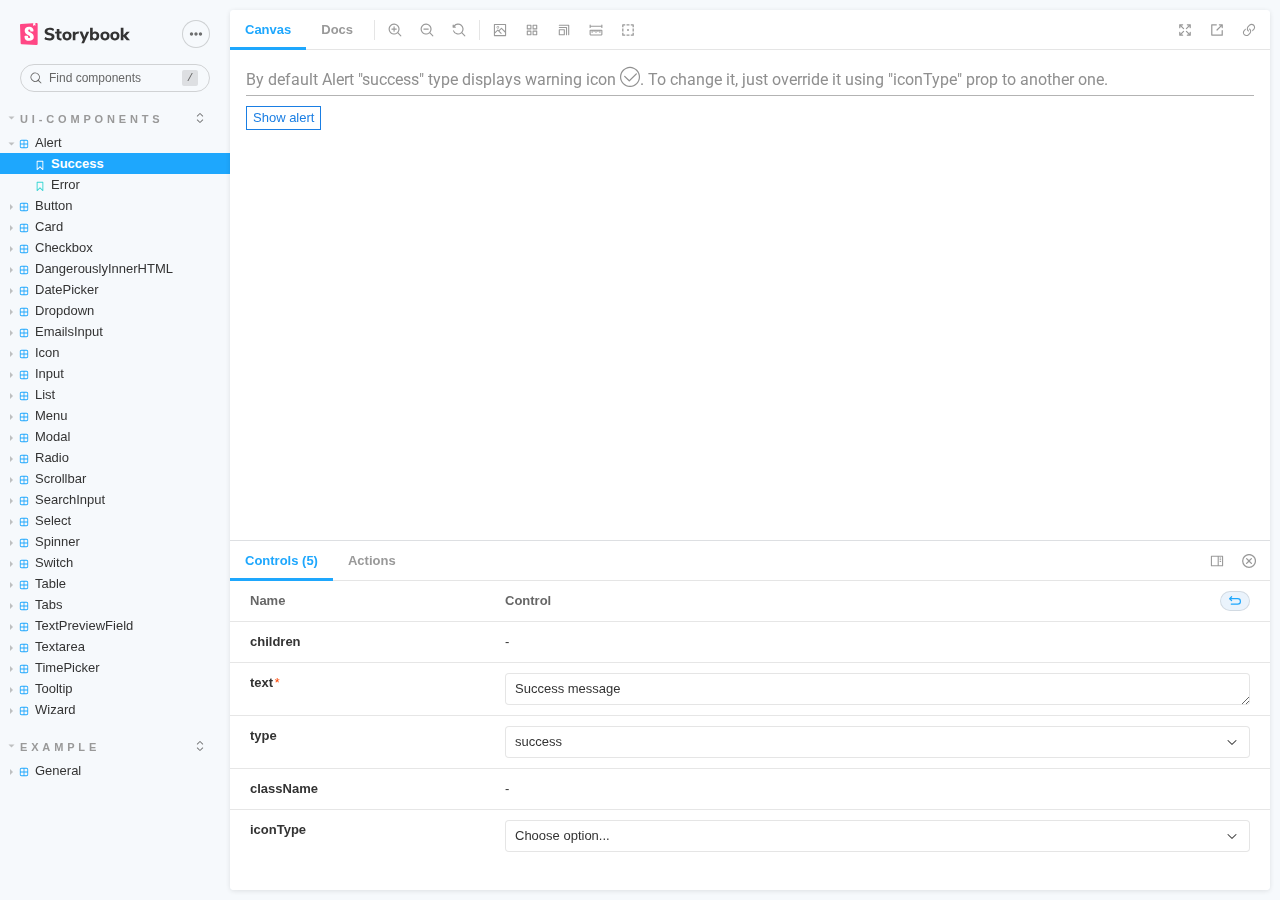
<file: root/index.html>
<!doctype html><html lang="en"><head><meta charset="utf-8"/><title>Webpack App</title><meta name="viewport" content="width=device-width,initial-scale=1"/><style>html, body {
    overflow: hidden;
    height: 100%;
    width: 100%;
    margin: 0;
    padding: 0;
  }

  * {
    box-sizing: border-box;
  }</style><script>/* globals window */
  /* eslint-disable no-underscore-dangle */
  try {
    if (window.top !== window) {
      window.__REACT_DEVTOOLS_GLOBAL_HOOK__ = window.top.__REACT_DEVTOOLS_GLOBAL_HOOK__;
    }
  } catch (e) {
    // eslint-disable-next-line no-console
    console.warn('unable to connect to top frame for connecting dev tools');
  }

  window.onerror = function onerror(message, source, line, column, err) {
    if (window.CONFIG_TYPE !== 'DEVELOPMENT') return;
    // eslint-disable-next-line no-var, vars-on-top
    var xhr = new window.XMLHttpRequest();
    xhr.open('POST', '/runtime-error');
    xhr.setRequestHeader('Content-Type', 'application/json;charset=UTF-8');
    xhr.send(
      JSON.stringify({
        /* eslint-disable object-shorthand */
        message: message,
        source: source,
        line: line,
        column: column,
        error: err && { message: err.message, name: err.name, stack: err.stack },
        origin: 'manager',
        /* eslint-enable object-shorthand */
      })
    );
  };</script><style>#root[hidden],
      #docs-root[hidden] {
        display: none !important;
      }</style></head><body><div id="root"></div><div id="docs-root"></div><script>window['CONFIG_TYPE'] = "PRODUCTION";
          
      
          
            window['LOGLEVEL'] = "info";
          
      
          
            window['FEATURES'] = {"postcss":true,"emotionAlias":true,"warnOnLegacyHierarchySeparator":true};</script><script src="runtime~main.91a0c7330ab317d35c4a.manager.bundle.js"></script><script src="vendors~main.f7f16cebbf3aa96a4f89.manager.bundle.js"></script><script src="main.9293b4481147b8416bf5.manager.bundle.js"></script></body></html>
</file>
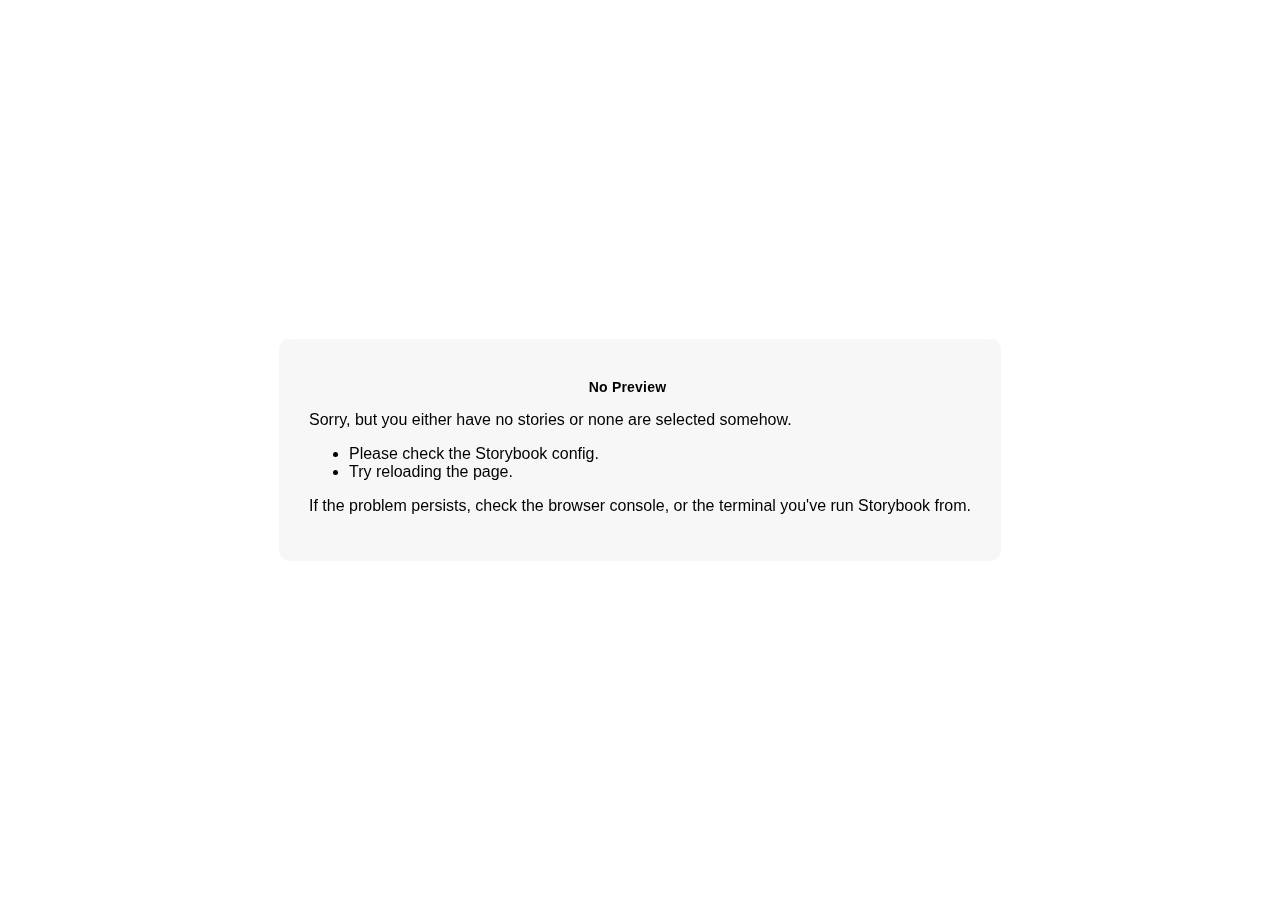
<file: root/iframe.html>
<!doctype html><html lang="en"><head><meta charset="utf-8"><title>Webpack App</title><meta name="viewport" content="width=device-width,initial-scale=1"><base target="_parent"><style>:not(.sb-show-preparing-story) > .sb-preparing-story,
  :not(.sb-show-preparing-docs) > .sb-preparing-docs,
  :not(.sb-show-nopreview) > .sb-nopreview,
  :not(.sb-show-errordisplay) > .sb-errordisplay {
    display: none;
  }

  .sb-show-main.sb-main-centered {
    margin: 0;
    display: flex;
    align-items: center;
    min-height: 100vh;
  }

  .sb-show-main.sb-main-centered #root {
    box-sizing: border-box;
    margin: auto;
    padding: 1rem;
    max-height: 100%; /* Hack for centering correctly in IE11 */
  }

  /* Vertical centering fix for IE11 */
  @media screen and (-ms-high-contrast: none), (-ms-high-contrast: active) {
    .sb-show-main.sb-main-centered:after {
      content: '';
      min-height: inherit;
      font-size: 0;
    }
  }

  .sb-show-main.sb-main-fullscreen {
    margin: 0;
    padding: 0;
    display: block;
  }

  .sb-show-main.sb-main-padded {
    margin: 0;
    padding: 1rem;
    display: block;
    box-sizing: border-box;
  }

  .sb-wrapper {
    position: fixed;
    top: 0;
    bottom: 0;
    left: 0;
    right: 0;
    padding: 20px;
    font-family: 'Nunito Sans', -apple-system, '.SFNSText-Regular', 'San Francisco',
      BlinkMacSystemFont, 'Segoe UI', 'Helvetica Neue', Helvetica, Arial, sans-serif;
    -webkit-font-smoothing: antialiased;
    overflow: auto;
  }

  .sb-heading {
    font-size: 14px;
    font-weight: 600;
    letter-spacing: 0.2px;
    margin: 10px 0;
    padding-right: 25px;
  }

  .sb-nopreview {
    display: flex;
    align-content: center;
    justify-content: center;
  }

  .sb-nopreview_main {
    margin: auto;
    padding: 30px;
    border-radius: 10px;
    background: rgba(0, 0, 0, 0.03);
  }

  .sb-nopreview_heading {
    text-align: center;
  }

  .sb-errordisplay {
    border: 20px solid rgb(187, 49, 49);
    background: #222;
    color: #fff;
    z-index: 999999;
  }

  .sb-errordisplay_code {
    padding: 10px;
    background: #000;
    color: #eee;
    font-family: 'Operator Mono', 'Fira Code Retina', 'Fira Code', 'FiraCode-Retina', 'Andale Mono',
      'Lucida Console', Consolas, Monaco, monospace;
  }

  .sb-errordisplay pre {
    white-space: pre-wrap;
  }

  @-webkit-keyframes sb-rotate360 {
    from {
      transform: rotate(0deg);
    }
    to {
      transform: rotate(360deg);
    }
  }
  @keyframes sb-rotate360 {
    from {
      transform: rotate(0deg);
    }
    to {
      transform: rotate(360deg);
    }
  }
  @-webkit-keyframes sb-glow {
    0%,
    100% {
      opacity: 1;
    }
    50% {
      opacity: 0.4;
    }
  }
  @keyframes sb-glow {
    0%,
    100% {
      opacity: 1;
    }
    50% {
      opacity: 0.4;
    }
  }

  /* We display the preparing loaders *over* the rendering story */
  .sb-preparing-story,
  .sb-preparing-docs {
    background-color: white;
  }

  .sb-loader {
    -webkit-animation: sb-rotate360 0.7s linear infinite;
    animation: sb-rotate360 0.7s linear infinite;
    border-color: rgba(97, 97, 97, 0.29);
    border-radius: 50%;
    border-style: solid;
    border-top-color: #646464;
    border-width: 2px;
    display: inline-block;
    height: 32px;
    left: 50%;
    margin-left: -16px;
    margin-top: -16px;
    mix-blend-mode: difference;
    overflow: hidden;
    position: absolute;
    top: 50%;
    transition: all 200ms ease-out;
    vertical-align: top;
    width: 32px;
    z-index: 4;
  }

  .sb-previewBlock {
    background: #fff;
    border: 1px solid rgba(0, 0, 0, 0.1);
    border-radius: 4px;
    box-shadow: rgba(0, 0, 0, 0.1) 0 1px 3px 0;
    margin: 25px auto 40px;
    max-width: 600px;
  }

  .sb-previewBlock_header {
    align-items: center;
    box-shadow: rgba(0, 0, 0, 0.1) 0 -1px 0 0 inset;
    display: flex;
    gap: 14px;
    height: 40px;
    padding: 0 12px;
  }

  .sb-previewBlock_icon {
    -webkit-animation: sb-glow 1.5s ease-in-out infinite;
    animation: sb-glow 1.5s ease-in-out infinite;
    background: #e6e6e6;
    height: 14px;
    width: 14px;
  }
  .sb-previewBlock_icon:last-child {
    margin-left: auto;
  }

  .sb-previewBlock_body {
    -webkit-animation: sb-glow 1.5s ease-in-out infinite;
    animation: sb-glow 1.5s ease-in-out infinite;
    height: 182px;
    position: relative;
  }

  .sb-argstableBlock {
    border-collapse: collapse;
    border-spacing: 0;
    font-size: 13px;
    line-height: 20px;
    margin: 25px auto 40px;
    max-width: 600px;
    text-align: left;
    width: 100%;
  }
  .sb-argstableBlock th:first-of-type,
  .sb-argstableBlock td:first-of-type {
    padding-left: 20px;
  }
  .sb-argstableBlock th:nth-of-type(2),
  .sb-argstableBlock td:nth-of-type(2) {
    width: 35%;
  }
  .sb-argstableBlock th:nth-of-type(3),
  .sb-argstableBlock td:nth-of-type(3) {
    width: 15%;
  }
  .sb-argstableBlock th:laste-of-type,
  .sb-argstableBlock td:laste-of-type {
    width: 25%;
    padding-right: 20px;
  }
  .sb-argstableBlock th span,
  .sb-argstableBlock td span {
    -webkit-animation: sb-glow 1.5s ease-in-out infinite;
    animation: sb-glow 1.5s ease-in-out infinite;
    background-color: rgba(0, 0, 0, 0.1);
    border-radius: 0;
    box-shadow: none;
    color: transparent;
  }
  .sb-argstableBlock th {
    padding: 10px 15px;
  }

  .sb-argstableBlock-body {
    border-radius: 4px;
    box-shadow: rgba(0, 0, 0, 0.1) 0 1px 3px 1px, rgba(0, 0, 0, 0.065) 0 0 0 1px;
  }
  .sb-argstableBlock-body tr {
    background: transparent;
    overflow: hidden;
  }
  .sb-argstableBlock-body tr:not(:first-child) {
    border-top: 1px solid #e6e6e6;
  }
  .sb-argstableBlock-body tr:first-child td:first-child {
    border-top-left-radius: 4px;
  }
  .sb-argstableBlock-body tr:first-child td:last-child {
    border-top-right-radius: 4px;
  }
  .sb-argstableBlock-body tr:last-child td:first-child {
    border-bottom-left-radius: 4px;
  }
  .sb-argstableBlock-body tr:last-child td:last-child {
    border-bottom-right-radius: 4px;
  }
  .sb-argstableBlock-body td {
    background: #fff;
    padding-bottom: 10px;
    padding-top: 10px;
    vertical-align: top;
  }
  .sb-argstableBlock-body td:not(:first-of-type) {
    padding-left: 15px;
    padding-right: 15px;
  }
  .sb-argstableBlock-body button {
    -webkit-animation: sb-glow 1.5s ease-in-out infinite;
    animation: sb-glow 1.5s ease-in-out infinite;
    background-color: rgba(0, 0, 0, 0.1);
    border: 0;
    border-radius: 0;
    box-shadow: none;
    color: transparent;
    display: inline;
    font-size: 12px;
    line-height: 1;
    padding: 10px 16px;
  }

  .sb-argstableBlock-summary {
    margin-top: 4px;
  }

  .sb-argstableBlock-code {
    margin-right: 4px;
    margin-bottom: 4px;
    padding: 2px 5px;
  }</style><script>/* globals window */
  /* eslint-disable no-underscore-dangle */
  try {
    if (window.top !== window) {
      window.__REACT_DEVTOOLS_GLOBAL_HOOK__ = window.top.__REACT_DEVTOOLS_GLOBAL_HOOK__;
      window.__VUE_DEVTOOLS_GLOBAL_HOOK__ = window.top.__VUE_DEVTOOLS_GLOBAL_HOOK__;
      window.top.__VUE_DEVTOOLS_CONTEXT__ = window.document;
    }
  } catch (e) {
    // eslint-disable-next-line no-console
    console.warn('unable to connect to top frame for connecting dev tools');
  }

  window.onerror = function onerror(message, source, line, column, err) {
    if (window.CONFIG_TYPE !== 'DEVELOPMENT') return;
    // eslint-disable-next-line no-var, vars-on-top
    var xhr = new window.XMLHttpRequest();
    xhr.open('POST', '/runtime-error');
    xhr.setRequestHeader('Content-Type', 'application/json;charset=UTF-8');
    xhr.send(
      JSON.stringify({
        /* eslint-disable object-shorthand */
        message: message,
        source: source,
        line: line,
        column: column,
        error: err && { message: err.message, name: err.name, stack: err.stack },
        origin: 'preview',
        /* eslint-enable object-shorthand */
      })
    );
  };</script><link href="static/css/vendors~main.45ce94e3.chunk.css" rel="stylesheet"><link href="static/css/main.b84fe9ba.chunk.css" rel="stylesheet"><style>#root[hidden],
      #docs-root[hidden] {
        display: none !important;
      }</style></head><body><div class="sb-preparing-story sb-wrapper"><div class="sb-loader"></div></div><div class="sb-preparing-docs sb-wrapper"><div class="sb-previewBlock"><div class="sb-previewBlock_header"><div class="sb-previewBlock_icon"></div><div class="sb-previewBlock_icon"></div><div class="sb-previewBlock_icon"></div><div class="sb-previewBlock_icon"></div></div><div class="sb-previewBlock_body"><div class="sb-loader"></div></div></div><table aria-hidden="true" class="sb-argstableBlock"><thead class="sb-argstableBlock-head"><tr><th><span>Name</span></th><th><span>Description</span></th><th><span>Default</span></th><th><span>Control</span></th></tr></thead><tbody class="sb-argstableBlock-body"><tr><td><span>propertyName</span><span title="Required">*</span></td><td><div><span>This is a short description</span></div><div class="sb-argstableBlock-summary"><div><span class="sb-argstableBlock-code">summary</span></div></div></td><td><div><span class="sb-argstableBlock-code">defaultValue</span></div></td><td><button>Set string</button></td></tr><tr><td><span>propertyName</span><span>*</span></td><td><div><span>This is a short description</span></div><div class="sb-argstableBlock-summary"><div><span class="sb-argstableBlock-code">summary</span></div></div></td><td><div><span class="sb-argstableBlock-code">defaultValue</span></div></td><td><button>Set string</button></td></tr><tr><td><span>propertyName</span><span>*</span></td><td><div><span>This is a short description</span></div><div class="sb-argstableBlock-summary"><div><span class="sb-argstableBlock-code">summary</span></div></div></td><td><div><span class="sb-argstableBlock-code">defaultValue</span></div></td><td><button>Set string</button></td></tr></tbody></table></div><div class="sb-nopreview sb-wrapper"><div class="sb-nopreview_main"><h1 class="sb-nopreview_heading sb-heading">No Preview</h1><p>Sorry, but you either have no stories or none are selected somehow.</p><ul><li>Please check the Storybook config.</li><li>Try reloading the page.</li></ul><p>If the problem persists, check the browser console, or the terminal you've run Storybook from.</p></div></div><div class="sb-errordisplay sb-wrapper"><pre id="error-message" class="sb-heading"></pre><pre class="sb-errordisplay_code"><code id="error-stack"></code></pre></div><div id="root"></div><div id="docs-root"></div><script>window['CONFIG_TYPE'] = "PRODUCTION";
          
      
          
            window['LOGLEVEL'] = "info";
          
      
          
            window['FRAMEWORK_OPTIONS'] = {};
          
      
          
      
          
            window['FEATURES'] = {"postcss":true,"emotionAlias":true,"warnOnLegacyHierarchySeparator":true};
          
      
          
            window['STORIES'] = [{"titlePrefix":"","directory":"./src","files":"**/*.stories.mdx","importPathMatcher":"^\\.[\\\\/](?:src(?:[\\\\/](?!\\.)(?:(?:(?!(?:^|[\\\\/])\\.).)*?)[\\\\/]|[\\\\/]|$)(?!\\.)(?=.)[^\\\\/]*?\\.stories\\.mdx)$"},{"titlePrefix":"","directory":"./src","files":"**/*.stories.@(js|jsx|ts|tsx)","importPathMatcher":"^\\.[\\\\/](?:src(?:[\\\\/](?!\\.)(?:(?:(?!(?:^|[\\\\/])\\.).)*?)[\\\\/]|[\\\\/]|$)(?!\\.)(?=.)[^\\\\/]*?\\.stories\\.(js|jsx|ts|tsx))$"}];</script><script src="runtime~main.0ea3cc76.iframe.bundle.js"></script><script src="vendors~main.baf5d46d.iframe.bundle.js"></script><script src="main.0b5efdc9.iframe.bundle.js"></script></body></html>
</file>
<file: root/static/css/vendors~main.45ce94e3.chunk.css>
@charset "UTF-8";
.react-datepicker__year-read-view--down-arrow,
.react-datepicker__month-read-view--down-arrow,
.react-datepicker__month-year-read-view--down-arrow, .react-datepicker__navigation-icon::before {
  border-color: #ccc;
  border-style: solid;
  border-width: 3px 3px 0 0;
  content: "";
  display: block;
  height: 9px;
  position: absolute;
  top: 6px;
  width: 9px;
}
.react-datepicker-popper[data-placement^=top] .react-datepicker__triangle, .react-datepicker-popper[data-placement^=bottom] .react-datepicker__triangle {
  margin-left: -4px;
  position: absolute;
  width: 0;
}
.react-datepicker-popper[data-placement^=top] .react-datepicker__triangle::before, .react-datepicker-popper[data-placement^=bottom] .react-datepicker__triangle::before, .react-datepicker-popper[data-placement^=top] .react-datepicker__triangle::after, .react-datepicker-popper[data-placement^=bottom] .react-datepicker__triangle::after {
  box-sizing: content-box;
  position: absolute;
  border: 8px solid transparent;
  height: 0;
  width: 1px;
  content: "";
  z-index: -1;
  border-width: 8px;
  left: -8px;
}
.react-datepicker-popper[data-placement^=top] .react-datepicker__triangle::before, .react-datepicker-popper[data-placement^=bottom] .react-datepicker__triangle::before {
  border-bottom-color: #aeaeae;
}

.react-datepicker-popper[data-placement^=bottom] .react-datepicker__triangle {
  top: 0;
  margin-top: -8px;
}
.react-datepicker-popper[data-placement^=bottom] .react-datepicker__triangle::before, .react-datepicker-popper[data-placement^=bottom] .react-datepicker__triangle::after {
  border-top: none;
  border-bottom-color: #f0f0f0;
}
.react-datepicker-popper[data-placement^=bottom] .react-datepicker__triangle::after {
  top: 0;
}
.react-datepicker-popper[data-placement^=bottom] .react-datepicker__triangle::before {
  top: -1px;
  border-bottom-color: #aeaeae;
}

.react-datepicker-popper[data-placement^=top] .react-datepicker__triangle {
  bottom: 0;
  margin-bottom: -8px;
}
.react-datepicker-popper[data-placement^=top] .react-datepicker__triangle::before, .react-datepicker-popper[data-placement^=top] .react-datepicker__triangle::after {
  border-bottom: none;
  border-top-color: #fff;
}
.react-datepicker-popper[data-placement^=top] .react-datepicker__triangle::after {
  bottom: 0;
}
.react-datepicker-popper[data-placement^=top] .react-datepicker__triangle::before {
  bottom: -1px;
  border-top-color: #aeaeae;
}

.react-datepicker-wrapper {
  display: inline-block;
  padding: 0;
  border: 0;
  width: 100%;
}

.react-datepicker {
  font-family: "Helvetica Neue", helvetica, arial, sans-serif;
  font-size: 0.8rem;
  background-color: #fff;
  color: #000;
  border: 1px solid #aeaeae;
  border-radius: 0.3rem;
  display: inline-block;
  position: relative;
}

.react-datepicker--time-only .react-datepicker__triangle {
  left: 35px;
}
.react-datepicker--time-only .react-datepicker__time-container {
  border-left: 0;
}
.react-datepicker--time-only .react-datepicker__time,
.react-datepicker--time-only .react-datepicker__time-box {
  border-bottom-left-radius: 0.3rem;
  border-bottom-right-radius: 0.3rem;
}

.react-datepicker__triangle {
  position: absolute;
  left: 50px;
}

.react-datepicker-popper {
  z-index: 1;
}
.react-datepicker-popper[data-placement^=bottom] {
  padding-top: 10px;
}
.react-datepicker-popper[data-placement=bottom-end] .react-datepicker__triangle, .react-datepicker-popper[data-placement=top-end] .react-datepicker__triangle {
  left: auto;
  right: 50px;
}
.react-datepicker-popper[data-placement^=top] {
  padding-bottom: 10px;
}
.react-datepicker-popper[data-placement^=right] {
  padding-left: 8px;
}
.react-datepicker-popper[data-placement^=right] .react-datepicker__triangle {
  left: auto;
  right: 42px;
}
.react-datepicker-popper[data-placement^=left] {
  padding-right: 8px;
}
.react-datepicker-popper[data-placement^=left] .react-datepicker__triangle {
  left: 42px;
  right: auto;
}

.react-datepicker__header {
  text-align: center;
  background-color: #f0f0f0;
  border-bottom: 1px solid #aeaeae;
  border-top-left-radius: 0.3rem;
  padding: 8px 0;
  position: relative;
}
.react-datepicker__header--time {
  padding-bottom: 8px;
  padding-left: 5px;
  padding-right: 5px;
}
.react-datepicker__header--time:not(.react-datepicker__header--time--only) {
  border-top-left-radius: 0;
}
.react-datepicker__header:not(.react-datepicker__header--has-time-select) {
  border-top-right-radius: 0.3rem;
}

.react-datepicker__year-dropdown-container--select,
.react-datepicker__month-dropdown-container--select,
.react-datepicker__month-year-dropdown-container--select,
.react-datepicker__year-dropdown-container--scroll,
.react-datepicker__month-dropdown-container--scroll,
.react-datepicker__month-year-dropdown-container--scroll {
  display: inline-block;
  margin: 0 2px;
}

.react-datepicker__current-month,
.react-datepicker-time__header,
.react-datepicker-year-header {
  margin-top: 0;
  color: #000;
  font-weight: bold;
  font-size: 0.944rem;
}

.react-datepicker-time__header {
  text-overflow: ellipsis;
  white-space: nowrap;
  overflow: hidden;
}

.react-datepicker__navigation {
  align-items: center;
  background: none;
  display: flex;
  justify-content: center;
  text-align: center;
  cursor: pointer;
  position: absolute;
  top: 2px;
  padding: 0;
  border: none;
  z-index: 1;
  height: 32px;
  width: 32px;
  text-indent: -999em;
  overflow: hidden;
}
.react-datepicker__navigation--previous {
  left: 2px;
}
.react-datepicker__navigation--next {
  right: 2px;
}
.react-datepicker__navigation--next--with-time:not(.react-datepicker__navigation--next--with-today-button) {
  right: 85px;
}
.react-datepicker__navigation--years {
  position: relative;
  top: 0;
  display: block;
  margin-left: auto;
  margin-right: auto;
}
.react-datepicker__navigation--years-previous {
  top: 4px;
}
.react-datepicker__navigation--years-upcoming {
  top: -4px;
}
.react-datepicker__navigation:hover *::before {
  border-color: #a6a6a6;
}

.react-datepicker__navigation-icon {
  position: relative;
  top: -1px;
  font-size: 20px;
  width: 0;
}
.react-datepicker__navigation-icon--next {
  left: -2px;
}
.react-datepicker__navigation-icon--next::before {
  -webkit-transform: rotate(45deg);
          transform: rotate(45deg);
  left: -7px;
}
.react-datepicker__navigation-icon--previous {
  right: -2px;
}
.react-datepicker__navigation-icon--previous::before {
  -webkit-transform: rotate(225deg);
          transform: rotate(225deg);
  right: -7px;
}

.react-datepicker__month-container {
  float: left;
}

.react-datepicker__year {
  margin: 0.4rem;
  text-align: center;
}
.react-datepicker__year-wrapper {
  display: flex;
  flex-wrap: wrap;
  max-width: 180px;
}
.react-datepicker__year .react-datepicker__year-text {
  display: inline-block;
  width: 4rem;
  margin: 2px;
}

.react-datepicker__month {
  margin: 0.4rem;
  text-align: center;
}
.react-datepicker__month .react-datepicker__month-text,
.react-datepicker__month .react-datepicker__quarter-text {
  display: inline-block;
  width: 4rem;
  margin: 2px;
}

.react-datepicker__input-time-container {
  clear: both;
  width: 100%;
  float: left;
  margin: 5px 0 10px 15px;
  text-align: left;
}
.react-datepicker__input-time-container .react-datepicker-time__caption {
  display: inline-block;
}
.react-datepicker__input-time-container .react-datepicker-time__input-container {
  display: inline-block;
}
.react-datepicker__input-time-container .react-datepicker-time__input-container .react-datepicker-time__input {
  display: inline-block;
  margin-left: 10px;
}
.react-datepicker__input-time-container .react-datepicker-time__input-container .react-datepicker-time__input input {
  width: auto;
}
.react-datepicker__input-time-container .react-datepicker-time__input-container .react-datepicker-time__input input[type=time]::-webkit-inner-spin-button,
.react-datepicker__input-time-container .react-datepicker-time__input-container .react-datepicker-time__input input[type=time]::-webkit-outer-spin-button {
  -webkit-appearance: none;
  margin: 0;
}
.react-datepicker__input-time-container .react-datepicker-time__input-container .react-datepicker-time__input input[type=time] {
  -moz-appearance: textfield;
}
.react-datepicker__input-time-container .react-datepicker-time__input-container .react-datepicker-time__delimiter {
  margin-left: 5px;
  display: inline-block;
}

.react-datepicker__time-container {
  float: right;
  border-left: 1px solid #aeaeae;
  width: 85px;
}
.react-datepicker__time-container--with-today-button {
  display: inline;
  border: 1px solid #aeaeae;
  border-radius: 0.3rem;
  position: absolute;
  right: -72px;
  top: 0;
}
.react-datepicker__time-container .react-datepicker__time {
  position: relative;
  background: white;
  border-bottom-right-radius: 0.3rem;
}
.react-datepicker__time-container .react-datepicker__time .react-datepicker__time-box {
  width: 85px;
  overflow-x: hidden;
  margin: 0 auto;
  text-align: center;
  border-bottom-right-radius: 0.3rem;
}
.react-datepicker__time-container .react-datepicker__time .react-datepicker__time-box ul.react-datepicker__time-list {
  list-style: none;
  margin: 0;
  height: calc(195px + (1.7rem / 2));
  overflow-y: scroll;
  padding-right: 0;
  padding-left: 0;
  width: 100%;
  box-sizing: content-box;
}
.react-datepicker__time-container .react-datepicker__time .react-datepicker__time-box ul.react-datepicker__time-list li.react-datepicker__time-list-item {
  height: 30px;
  padding: 5px 10px;
  white-space: nowrap;
}
.react-datepicker__time-container .react-datepicker__time .react-datepicker__time-box ul.react-datepicker__time-list li.react-datepicker__time-list-item:hover {
  cursor: pointer;
  background-color: #f0f0f0;
}
.react-datepicker__time-container .react-datepicker__time .react-datepicker__time-box ul.react-datepicker__time-list li.react-datepicker__time-list-item--selected {
  background-color: #216ba5;
  color: white;
  font-weight: bold;
}
.react-datepicker__time-container .react-datepicker__time .react-datepicker__time-box ul.react-datepicker__time-list li.react-datepicker__time-list-item--selected:hover {
  background-color: #216ba5;
}
.react-datepicker__time-container .react-datepicker__time .react-datepicker__time-box ul.react-datepicker__time-list li.react-datepicker__time-list-item--disabled {
  color: #ccc;
}
.react-datepicker__time-container .react-datepicker__time .react-datepicker__time-box ul.react-datepicker__time-list li.react-datepicker__time-list-item--disabled:hover {
  cursor: default;
  background-color: transparent;
}

.react-datepicker__week-number {
  color: #ccc;
  display: inline-block;
  width: 1.7rem;
  line-height: 1.7rem;
  text-align: center;
  margin: 0.166rem;
}
.react-datepicker__week-number.react-datepicker__week-number--clickable {
  cursor: pointer;
}
.react-datepicker__week-number.react-datepicker__week-number--clickable:hover {
  border-radius: 0.3rem;
  background-color: #f0f0f0;
}

.react-datepicker__day-names,
.react-datepicker__week {
  white-space: nowrap;
}

.react-datepicker__day-names {
  margin-bottom: -8px;
}

.react-datepicker__day-name,
.react-datepicker__day,
.react-datepicker__time-name {
  color: #000;
  display: inline-block;
  width: 1.7rem;
  line-height: 1.7rem;
  text-align: center;
  margin: 0.166rem;
}

.react-datepicker__month--selected, .react-datepicker__month--in-selecting-range, .react-datepicker__month--in-range,
.react-datepicker__quarter--selected,
.react-datepicker__quarter--in-selecting-range,
.react-datepicker__quarter--in-range {
  border-radius: 0.3rem;
  background-color: #216ba5;
  color: #fff;
}
.react-datepicker__month--selected:hover, .react-datepicker__month--in-selecting-range:hover, .react-datepicker__month--in-range:hover,
.react-datepicker__quarter--selected:hover,
.react-datepicker__quarter--in-selecting-range:hover,
.react-datepicker__quarter--in-range:hover {
  background-color: #1d5d90;
}
.react-datepicker__month--disabled,
.react-datepicker__quarter--disabled {
  color: #ccc;
  pointer-events: none;
}
.react-datepicker__month--disabled:hover,
.react-datepicker__quarter--disabled:hover {
  cursor: default;
  background-color: transparent;
}

.react-datepicker__day,
.react-datepicker__month-text,
.react-datepicker__quarter-text,
.react-datepicker__year-text {
  cursor: pointer;
}
.react-datepicker__day:hover,
.react-datepicker__month-text:hover,
.react-datepicker__quarter-text:hover,
.react-datepicker__year-text:hover {
  border-radius: 0.3rem;
  background-color: #f0f0f0;
}
.react-datepicker__day--today,
.react-datepicker__month-text--today,
.react-datepicker__quarter-text--today,
.react-datepicker__year-text--today {
  font-weight: bold;
}
.react-datepicker__day--highlighted,
.react-datepicker__month-text--highlighted,
.react-datepicker__quarter-text--highlighted,
.react-datepicker__year-text--highlighted {
  border-radius: 0.3rem;
  background-color: #3dcc4a;
  color: #fff;
}
.react-datepicker__day--highlighted:hover,
.react-datepicker__month-text--highlighted:hover,
.react-datepicker__quarter-text--highlighted:hover,
.react-datepicker__year-text--highlighted:hover {
  background-color: #32be3f;
}
.react-datepicker__day--highlighted-custom-1,
.react-datepicker__month-text--highlighted-custom-1,
.react-datepicker__quarter-text--highlighted-custom-1,
.react-datepicker__year-text--highlighted-custom-1 {
  color: magenta;
}
.react-datepicker__day--highlighted-custom-2,
.react-datepicker__month-text--highlighted-custom-2,
.react-datepicker__quarter-text--highlighted-custom-2,
.react-datepicker__year-text--highlighted-custom-2 {
  color: green;
}
.react-datepicker__day--selected, .react-datepicker__day--in-selecting-range, .react-datepicker__day--in-range,
.react-datepicker__month-text--selected,
.react-datepicker__month-text--in-selecting-range,
.react-datepicker__month-text--in-range,
.react-datepicker__quarter-text--selected,
.react-datepicker__quarter-text--in-selecting-range,
.react-datepicker__quarter-text--in-range,
.react-datepicker__year-text--selected,
.react-datepicker__year-text--in-selecting-range,
.react-datepicker__year-text--in-range {
  border-radius: 0.3rem;
  background-color: #216ba5;
  color: #fff;
}
.react-datepicker__day--selected:hover, .react-datepicker__day--in-selecting-range:hover, .react-datepicker__day--in-range:hover,
.react-datepicker__month-text--selected:hover,
.react-datepicker__month-text--in-selecting-range:hover,
.react-datepicker__month-text--in-range:hover,
.react-datepicker__quarter-text--selected:hover,
.react-datepicker__quarter-text--in-selecting-range:hover,
.react-datepicker__quarter-text--in-range:hover,
.react-datepicker__year-text--selected:hover,
.react-datepicker__year-text--in-selecting-range:hover,
.react-datepicker__year-text--in-range:hover {
  background-color: #1d5d90;
}
.react-datepicker__day--keyboard-selected,
.react-datepicker__month-text--keyboard-selected,
.react-datepicker__quarter-text--keyboard-selected,
.react-datepicker__year-text--keyboard-selected {
  border-radius: 0.3rem;
  background-color: #2a87d0;
  color: #fff;
}
.react-datepicker__day--keyboard-selected:hover,
.react-datepicker__month-text--keyboard-selected:hover,
.react-datepicker__quarter-text--keyboard-selected:hover,
.react-datepicker__year-text--keyboard-selected:hover {
  background-color: #1d5d90;
}
.react-datepicker__day--in-selecting-range:not(.react-datepicker__day--in-range,
.react-datepicker__month-text--in-range,
.react-datepicker__quarter-text--in-range,
.react-datepicker__year-text--in-range),
.react-datepicker__month-text--in-selecting-range:not(.react-datepicker__day--in-range,
.react-datepicker__month-text--in-range,
.react-datepicker__quarter-text--in-range,
.react-datepicker__year-text--in-range),
.react-datepicker__quarter-text--in-selecting-range:not(.react-datepicker__day--in-range,
.react-datepicker__month-text--in-range,
.react-datepicker__quarter-text--in-range,
.react-datepicker__year-text--in-range),
.react-datepicker__year-text--in-selecting-range:not(.react-datepicker__day--in-range,
.react-datepicker__month-text--in-range,
.react-datepicker__quarter-text--in-range,
.react-datepicker__year-text--in-range) {
  background-color: rgba(33, 107, 165, 0.5);
}
.react-datepicker__month--selecting-range .react-datepicker__day--in-range:not(.react-datepicker__day--in-selecting-range,
.react-datepicker__month-text--in-selecting-range,
.react-datepicker__quarter-text--in-selecting-range,
.react-datepicker__year-text--in-selecting-range),
.react-datepicker__month--selecting-range .react-datepicker__month-text--in-range:not(.react-datepicker__day--in-selecting-range,
.react-datepicker__month-text--in-selecting-range,
.react-datepicker__quarter-text--in-selecting-range,
.react-datepicker__year-text--in-selecting-range),
.react-datepicker__month--selecting-range .react-datepicker__quarter-text--in-range:not(.react-datepicker__day--in-selecting-range,
.react-datepicker__month-text--in-selecting-range,
.react-datepicker__quarter-text--in-selecting-range,
.react-datepicker__year-text--in-selecting-range),
.react-datepicker__month--selecting-range .react-datepicker__year-text--in-range:not(.react-datepicker__day--in-selecting-range,
.react-datepicker__month-text--in-selecting-range,
.react-datepicker__quarter-text--in-selecting-range,
.react-datepicker__year-text--in-selecting-range) {
  background-color: #f0f0f0;
  color: #000;
}
.react-datepicker__day--disabled,
.react-datepicker__month-text--disabled,
.react-datepicker__quarter-text--disabled,
.react-datepicker__year-text--disabled {
  cursor: default;
  color: #ccc;
}
.react-datepicker__day--disabled:hover,
.react-datepicker__month-text--disabled:hover,
.react-datepicker__quarter-text--disabled:hover,
.react-datepicker__year-text--disabled:hover {
  background-color: transparent;
}

.react-datepicker__month-text.react-datepicker__month--selected:hover, .react-datepicker__month-text.react-datepicker__month--in-range:hover, .react-datepicker__month-text.react-datepicker__quarter--selected:hover, .react-datepicker__month-text.react-datepicker__quarter--in-range:hover,
.react-datepicker__quarter-text.react-datepicker__month--selected:hover,
.react-datepicker__quarter-text.react-datepicker__month--in-range:hover,
.react-datepicker__quarter-text.react-datepicker__quarter--selected:hover,
.react-datepicker__quarter-text.react-datepicker__quarter--in-range:hover {
  background-color: #216ba5;
}
.react-datepicker__month-text:hover,
.react-datepicker__quarter-text:hover {
  background-color: #f0f0f0;
}

.react-datepicker__input-container {
  position: relative;
  display: inline-block;
  width: 100%;
}

.react-datepicker__year-read-view,
.react-datepicker__month-read-view,
.react-datepicker__month-year-read-view {
  border: 1px solid transparent;
  border-radius: 0.3rem;
  position: relative;
}
.react-datepicker__year-read-view:hover,
.react-datepicker__month-read-view:hover,
.react-datepicker__month-year-read-view:hover {
  cursor: pointer;
}
.react-datepicker__year-read-view:hover .react-datepicker__year-read-view--down-arrow,
.react-datepicker__year-read-view:hover .react-datepicker__month-read-view--down-arrow,
.react-datepicker__month-read-view:hover .react-datepicker__year-read-view--down-arrow,
.react-datepicker__month-read-view:hover .react-datepicker__month-read-view--down-arrow,
.react-datepicker__month-year-read-view:hover .react-datepicker__year-read-view--down-arrow,
.react-datepicker__month-year-read-view:hover .react-datepicker__month-read-view--down-arrow {
  border-top-color: #b3b3b3;
}
.react-datepicker__year-read-view--down-arrow,
.react-datepicker__month-read-view--down-arrow,
.react-datepicker__month-year-read-view--down-arrow {
  -webkit-transform: rotate(135deg);
          transform: rotate(135deg);
  right: -16px;
  top: 0;
}

.react-datepicker__year-dropdown,
.react-datepicker__month-dropdown,
.react-datepicker__month-year-dropdown {
  background-color: #f0f0f0;
  position: absolute;
  width: 50%;
  left: 25%;
  top: 30px;
  z-index: 1;
  text-align: center;
  border-radius: 0.3rem;
  border: 1px solid #aeaeae;
}
.react-datepicker__year-dropdown:hover,
.react-datepicker__month-dropdown:hover,
.react-datepicker__month-year-dropdown:hover {
  cursor: pointer;
}
.react-datepicker__year-dropdown--scrollable,
.react-datepicker__month-dropdown--scrollable,
.react-datepicker__month-year-dropdown--scrollable {
  height: 150px;
  overflow-y: scroll;
}

.react-datepicker__year-option,
.react-datepicker__month-option,
.react-datepicker__month-year-option {
  line-height: 20px;
  width: 100%;
  display: block;
  margin-left: auto;
  margin-right: auto;
}
.react-datepicker__year-option:first-of-type,
.react-datepicker__month-option:first-of-type,
.react-datepicker__month-year-option:first-of-type {
  border-top-left-radius: 0.3rem;
  border-top-right-radius: 0.3rem;
}
.react-datepicker__year-option:last-of-type,
.react-datepicker__month-option:last-of-type,
.react-datepicker__month-year-option:last-of-type {
  -webkit-user-select: none;
  -ms-user-select: none;
  user-select: none;
  border-bottom-left-radius: 0.3rem;
  border-bottom-right-radius: 0.3rem;
}
.react-datepicker__year-option:hover,
.react-datepicker__month-option:hover,
.react-datepicker__month-year-option:hover {
  background-color: #ccc;
}
.react-datepicker__year-option:hover .react-datepicker__navigation--years-upcoming,
.react-datepicker__month-option:hover .react-datepicker__navigation--years-upcoming,
.react-datepicker__month-year-option:hover .react-datepicker__navigation--years-upcoming {
  border-bottom-color: #b3b3b3;
}
.react-datepicker__year-option:hover .react-datepicker__navigation--years-previous,
.react-datepicker__month-option:hover .react-datepicker__navigation--years-previous,
.react-datepicker__month-year-option:hover .react-datepicker__navigation--years-previous {
  border-top-color: #b3b3b3;
}
.react-datepicker__year-option--selected,
.react-datepicker__month-option--selected,
.react-datepicker__month-year-option--selected {
  position: absolute;
  left: 15px;
}

.react-datepicker__close-icon {
  cursor: pointer;
  background-color: transparent;
  border: 0;
  outline: 0;
  padding: 0 6px 0 0;
  position: absolute;
  top: 0;
  right: 0;
  height: 100%;
  display: table-cell;
  vertical-align: middle;
}
.react-datepicker__close-icon::after {
  cursor: pointer;
  background-color: #216ba5;
  color: #fff;
  border-radius: 50%;
  height: 16px;
  width: 16px;
  padding: 2px;
  font-size: 12px;
  line-height: 1;
  text-align: center;
  display: table-cell;
  vertical-align: middle;
  content: "×";
}

.react-datepicker__today-button {
  background: #f0f0f0;
  border-top: 1px solid #aeaeae;
  cursor: pointer;
  text-align: center;
  font-weight: bold;
  padding: 5px 0;
  clear: left;
}

.react-datepicker__portal {
  position: fixed;
  width: 100vw;
  height: 100vh;
  background-color: rgba(0, 0, 0, 0.8);
  left: 0;
  top: 0;
  justify-content: center;
  align-items: center;
  display: flex;
  z-index: 2147483647;
}
.react-datepicker__portal .react-datepicker__day-name,
.react-datepicker__portal .react-datepicker__day,
.react-datepicker__portal .react-datepicker__time-name {
  width: 3rem;
  line-height: 3rem;
}
@media (max-width: 400px), (max-height: 550px) {
  .react-datepicker__portal .react-datepicker__day-name,
.react-datepicker__portal .react-datepicker__day,
.react-datepicker__portal .react-datepicker__time-name {
    width: 2rem;
    line-height: 2rem;
  }
}
.react-datepicker__portal .react-datepicker__current-month,
.react-datepicker__portal .react-datepicker-time__header {
  font-size: 1.44rem;
}

@font-face {
  font-family: 'FontAwesome';
  src: url('https://cdnjs.cloudflare.com/ajax/libs/font-awesome/4.2.0/fonts/fontawesome-webfont.eot');
  src: url('https://cdnjs.cloudflare.com/ajax/libs/font-awesome/4.2.0/fonts/fontawesome-webfont.eot?#iefix') format('embedded-opentype'), url('https://cdnjs.cloudflare.com/ajax/libs/font-awesome/4.2.0/fonts/fontawesome-webfont.woff') format('woff'), url('https://cdnjs.cloudflare.com/ajax/libs/font-awesome/4.2.0/fonts/fontawesome-webfont.ttf') format('truetype'), url('https://cdnjs.cloudflare.com/ajax/libs/font-awesome/4.2.0/fonts/fontawesome-webfont.svg?#fontawesomeregular') format('svg');
  font-weight: normal;
  font-style: normal;
}
.rc-menu {
  outline: none;
  margin-bottom: 0;
  padding-left: 0;
  padding-right: 0;
  list-style: none;
  border: 1px solid #d9d9d9;
  box-shadow: 0 0 4px #d9d9d9;
  border-radius: 3px;
  color: #666;
}
.rc-menu-rtl {
  direction: rtl;
}
.rc-menu-hidden {
  display: none;
}
.rc-menu-collapse {
  overflow: hidden;
  transition: height 0.3s ease-out;
}
.rc-menu-item-group-list {
  margin: 0;
  padding: 0;
}
.rc-menu-item-group-title {
  color: #999;
  line-height: 1.5;
  padding: 8px 10px;
  border-bottom: 1px solid #dedede;
}
.rc-menu-item-active,
.rc-menu-submenu-active > .rc-menu-submenu-title {
  background-color: #eaf8fe;
}
.rc-menu-item-selected {
  background-color: #eaf8fe;
  -webkit-transform: translateZ(0);
          transform: translateZ(0);
}
.rc-menu-submenu-selected {
  background-color: #eaf8fe;
}
.rc-menu > li.rc-menu-submenu {
  padding: 0;
}
.rc-menu-horizontal.rc-menu-sub,
.rc-menu-vertical.rc-menu-sub,
.rc-menu-vertical-left.rc-menu-sub,
.rc-menu-vertical-right.rc-menu-sub {
  min-width: 160px;
  margin-top: 0;
}
.rc-menu-item,
.rc-menu-submenu-title {
  margin: 0;
  position: relative;
  display: block;
  padding: 7px 7px 7px 16px;
  white-space: nowrap;
}
.rc-menu-rtl .rc-menu-item,
.rc-menu-rtl .rc-menu-submenu-title {
  padding: 7px 16px 7px 7px;
}
.rc-menu-item.rc-menu-item-disabled,
.rc-menu-submenu-title.rc-menu-item-disabled,
.rc-menu-item.rc-menu-submenu-disabled,
.rc-menu-submenu-title.rc-menu-submenu-disabled {
  color: #777 !important;
}
.rc-menu > .rc-menu-item-divider {
  height: 1px;
  margin: 1px 0;
  overflow: hidden;
  padding: 0;
  line-height: 0;
  background-color: #e5e5e5;
}
.rc-menu-submenu-popup {
  position: absolute;
}
.rc-menu-submenu-popup .submenu-title-wrapper {
  padding-right: 20px;
}
.rc-menu-submenu-rtl.rc-menu-submenu-popup .submenu-title-wrapper,
.rc-menu-submenu-rtl .rc-menu-submenu-popup .submenu-title-wrapper {
  padding-right: 0;
  padding-left: 20px;
}
.rc-menu-submenu > .rc-menu {
  background-color: #fff;
}
.rc-menu .rc-menu-submenu-title .anticon,
.rc-menu .rc-menu-item .anticon {
  width: 14px;
  height: 14px;
  margin-right: 8px;
  top: -1px;
}
.rc-menu-rtl .rc-menu .rc-menu-submenu-title .anticon,
.rc-menu-rtl .rc-menu .rc-menu-item .anticon {
  margin-right: 0;
  margin-left: 8px;
}
.rc-menu-horizontal {
  background-color: #f3f5f7;
  border: none;
  border-bottom: 1px solid #d9d9d9;
  box-shadow: none;
  white-space: nowrap;
  overflow: hidden;
}
.rc-menu-horizontal > .rc-menu-item,
.rc-menu-horizontal > .rc-menu-submenu > .rc-menu-submenu-title {
  padding: 15px 20px;
}
.rc-menu-horizontal > .rc-menu-submenu,
.rc-menu-horizontal > .rc-menu-item {
  border-bottom: 2px solid transparent;
  display: inline-block;
  vertical-align: bottom;
}
.rc-menu-horizontal > .rc-menu-submenu-active,
.rc-menu-horizontal > .rc-menu-item-active {
  border-bottom: 2px solid #2db7f5;
  background-color: #f3f5f7;
  color: #2baee9;
}
.rc-menu-horizontal:after {
  content: '\20';
  display: block;
  height: 0;
  clear: both;
}
.rc-menu-vertical,
.rc-menu-vertical-left,
.rc-menu-vertical-right,
.rc-menu-inline {
  padding: 12px 0;
}
.rc-menu-vertical > .rc-menu-item,
.rc-menu-vertical-left > .rc-menu-item,
.rc-menu-vertical-right > .rc-menu-item,
.rc-menu-inline > .rc-menu-item,
.rc-menu-vertical > .rc-menu-submenu > .rc-menu-submenu-title,
.rc-menu-vertical-left > .rc-menu-submenu > .rc-menu-submenu-title,
.rc-menu-vertical-right > .rc-menu-submenu > .rc-menu-submenu-title,
.rc-menu-inline > .rc-menu-submenu > .rc-menu-submenu-title {
  padding: 12px 8px 12px 24px;
}
.rc-menu-rtl.rc-menu-vertical > .rc-menu-item,
.rc-menu-rtl.rc-menu-vertical-left > .rc-menu-item,
.rc-menu-rtl.rc-menu-vertical-right > .rc-menu-item,
.rc-menu-rtl.rc-menu-inline > .rc-menu-item,
.rc-menu-rtl.rc-menu-vertical > .rc-menu-submenu > .rc-menu-submenu-title,
.rc-menu-rtl.rc-menu-vertical-left > .rc-menu-submenu > .rc-menu-submenu-title,
.rc-menu-rtl.rc-menu-vertical-right > .rc-menu-submenu > .rc-menu-submenu-title,
.rc-menu-rtl.rc-menu-inline > .rc-menu-submenu > .rc-menu-submenu-title {
  padding: 12px 24px 12px 8px;
}
.rc-menu-vertical .rc-menu-submenu-arrow,
.rc-menu-vertical-left .rc-menu-submenu-arrow,
.rc-menu-vertical-right .rc-menu-submenu-arrow,
.rc-menu-inline .rc-menu-submenu-arrow {
  display: inline-block;
  font: normal normal normal 14px/1 FontAwesome;
  font-size: inherit;
  vertical-align: baseline;
  text-align: center;
  text-transform: none;
  text-rendering: auto;
  position: absolute;
  right: 16px;
  line-height: 1.5em;
}
.rc-menu-vertical .rc-menu-submenu-arrow:before,
.rc-menu-vertical-left .rc-menu-submenu-arrow:before,
.rc-menu-vertical-right .rc-menu-submenu-arrow:before,
.rc-menu-inline .rc-menu-submenu-arrow:before {
  content: '\f0da';
}
.rc-menu-rtl.rc-menu-vertical .rc-menu-submenu-arrow:before,
.rc-menu-rtl.rc-menu-vertical-left .rc-menu-submenu-arrow:before,
.rc-menu-rtl.rc-menu-vertical-right .rc-menu-submenu-arrow:before,
.rc-menu-rtl.rc-menu-inline .rc-menu-submenu-arrow:before,
.rc-menu-submenu-rtl .rc-menu-vertical .rc-menu-submenu-arrow:before,
.rc-menu-submenu-rtl .rc-menu-vertical-left .rc-menu-submenu-arrow:before,
.rc-menu-submenu-rtl .rc-menu-vertical-right .rc-menu-submenu-arrow:before,
.rc-menu-submenu-rtl .rc-menu-inline .rc-menu-submenu-arrow:before {
  content: '\f0d9';
}
.rc-menu-rtl.rc-menu-vertical .rc-menu-submenu-arrow,
.rc-menu-rtl.rc-menu-vertical-left .rc-menu-submenu-arrow,
.rc-menu-rtl.rc-menu-vertical-right .rc-menu-submenu-arrow,
.rc-menu-rtl.rc-menu-inline .rc-menu-submenu-arrow,
.rc-menu-submenu-rtl .rc-menu-vertical .rc-menu-submenu-arrow,
.rc-menu-submenu-rtl .rc-menu-vertical-left .rc-menu-submenu-arrow,
.rc-menu-submenu-rtl .rc-menu-vertical-right .rc-menu-submenu-arrow,
.rc-menu-submenu-rtl .rc-menu-inline .rc-menu-submenu-arrow {
  right: auto;
  left: 16px;
}
.rc-menu-inline .rc-menu-submenu-arrow {
  -webkit-transform: rotate(90deg);
          transform: rotate(90deg);
  transition: -webkit-transform 0.3s;
  transition: transform 0.3s;
  transition: transform 0.3s, -webkit-transform 0.3s;
}
.rc-menu-inline .rc-menu-submenu-open > .rc-menu-submenu-title .rc-menu-submenu-arrow {
  -webkit-transform: rotate(-90deg);
          transform: rotate(-90deg);
}
.rc-menu-vertical.rc-menu-sub,
.rc-menu-vertical-left.rc-menu-sub,
.rc-menu-vertical-right.rc-menu-sub {
  padding: 0;
}
.rc-menu-submenu-rtl .rc-menu-vertical.rc-menu-sub,
.rc-menu-submenu-rtl .rc-menu-vertical-left.rc-menu-sub,
.rc-menu-submenu-rtl .rc-menu-vertical-right.rc-menu-sub {
  direction: rtl;
}
.rc-menu-sub.rc-menu-inline {
  padding: 0;
  border: none;
  border-radius: 0;
  box-shadow: none;
}
.rc-menu-sub.rc-menu-inline > .rc-menu-item,
.rc-menu-sub.rc-menu-inline > .rc-menu-submenu > .rc-menu-submenu-title {
  padding-top: 8px;
  padding-bottom: 8px;
  padding-right: 0;
}
.rc-menu-rtl .rc-menu-sub.rc-menu-inline > .rc-menu-item,
.rc-menu-rtl .rc-menu-sub.rc-menu-inline > .rc-menu-submenu > .rc-menu-submenu-title {
  padding-left: 0;
}
.rc-menu-open-slide-up-enter,
.rc-menu-open-slide-up-appear {
  -webkit-animation-duration: 0.3s;
          animation-duration: 0.3s;
  -webkit-animation-fill-mode: both;
          animation-fill-mode: both;
  -webkit-transform-origin: 0 0;
          transform-origin: 0 0;
  opacity: 0;
  -webkit-animation-timing-function: cubic-bezier(0.08, 0.82, 0.17, 1);
          animation-timing-function: cubic-bezier(0.08, 0.82, 0.17, 1);
  -webkit-animation-play-state: paused;
          animation-play-state: paused;
}
.rc-menu-open-slide-up-leave {
  -webkit-animation-duration: 0.3s;
          animation-duration: 0.3s;
  -webkit-animation-fill-mode: both;
          animation-fill-mode: both;
  -webkit-transform-origin: 0 0;
          transform-origin: 0 0;
  opacity: 1;
  -webkit-animation-timing-function: cubic-bezier(0.6, 0.04, 0.98, 0.34);
          animation-timing-function: cubic-bezier(0.6, 0.04, 0.98, 0.34);
  -webkit-animation-play-state: paused;
          animation-play-state: paused;
}
.rc-menu-open-slide-up-enter.rc-menu-open-slide-up-enter-active,
.rc-menu-open-slide-up-appear.rc-menu-open-slide-up-appear-active {
  -webkit-animation-name: rcMenuOpenSlideUpIn;
          animation-name: rcMenuOpenSlideUpIn;
  -webkit-animation-play-state: running;
          animation-play-state: running;
}
.rc-menu-open-slide-up-leave.rc-menu-open-slide-up-leave-active {
  -webkit-animation-name: rcMenuOpenSlideUpOut;
          animation-name: rcMenuOpenSlideUpOut;
  -webkit-animation-play-state: running;
          animation-play-state: running;
}
@-webkit-keyframes rcMenuOpenSlideUpIn {
  0% {
    opacity: 0;
    -webkit-transform-origin: 0% 0%;
            transform-origin: 0% 0%;
    -webkit-transform: scaleY(0);
            transform: scaleY(0);
  }
  100% {
    opacity: 1;
    -webkit-transform-origin: 0% 0%;
            transform-origin: 0% 0%;
    -webkit-transform: scaleY(1);
            transform: scaleY(1);
  }
}
@keyframes rcMenuOpenSlideUpIn {
  0% {
    opacity: 0;
    -webkit-transform-origin: 0% 0%;
            transform-origin: 0% 0%;
    -webkit-transform: scaleY(0);
            transform: scaleY(0);
  }
  100% {
    opacity: 1;
    -webkit-transform-origin: 0% 0%;
            transform-origin: 0% 0%;
    -webkit-transform: scaleY(1);
            transform: scaleY(1);
  }
}
@-webkit-keyframes rcMenuOpenSlideUpOut {
  0% {
    opacity: 1;
    -webkit-transform-origin: 0% 0%;
            transform-origin: 0% 0%;
    -webkit-transform: scaleY(1);
            transform: scaleY(1);
  }
  100% {
    opacity: 0;
    -webkit-transform-origin: 0% 0%;
            transform-origin: 0% 0%;
    -webkit-transform: scaleY(0);
            transform: scaleY(0);
  }
}
@keyframes rcMenuOpenSlideUpOut {
  0% {
    opacity: 1;
    -webkit-transform-origin: 0% 0%;
            transform-origin: 0% 0%;
    -webkit-transform: scaleY(1);
            transform: scaleY(1);
  }
  100% {
    opacity: 0;
    -webkit-transform-origin: 0% 0%;
            transform-origin: 0% 0%;
    -webkit-transform: scaleY(0);
            transform: scaleY(0);
  }
}
.rc-menu-open-zoom-enter,
.rc-menu-open-zoom-appear {
  opacity: 0;
  -webkit-animation-duration: 0.3s;
          animation-duration: 0.3s;
  -webkit-animation-fill-mode: both;
          animation-fill-mode: both;
  -webkit-transform-origin: 0 0;
          transform-origin: 0 0;
  -webkit-animation-timing-function: cubic-bezier(0.08, 0.82, 0.17, 1);
          animation-timing-function: cubic-bezier(0.08, 0.82, 0.17, 1);
  -webkit-animation-play-state: paused;
          animation-play-state: paused;
}
.rc-menu-open-zoom-leave {
  -webkit-animation-duration: 0.3s;
          animation-duration: 0.3s;
  -webkit-animation-fill-mode: both;
          animation-fill-mode: both;
  -webkit-transform-origin: 0 0;
          transform-origin: 0 0;
  -webkit-animation-timing-function: cubic-bezier(0.6, 0.04, 0.98, 0.34);
          animation-timing-function: cubic-bezier(0.6, 0.04, 0.98, 0.34);
  -webkit-animation-play-state: paused;
          animation-play-state: paused;
}
.rc-menu-open-zoom-enter.rc-menu-open-zoom-enter-active,
.rc-menu-open-zoom-appear.rc-menu-open-zoom-appear-active {
  -webkit-animation-name: rcMenuOpenZoomIn;
          animation-name: rcMenuOpenZoomIn;
  -webkit-animation-play-state: running;
          animation-play-state: running;
}
.rc-menu-open-zoom-leave.rc-menu-open-zoom-leave-active {
  -webkit-animation-name: rcMenuOpenZoomOut;
          animation-name: rcMenuOpenZoomOut;
  -webkit-animation-play-state: running;
          animation-play-state: running;
}
.rc-menu-submenu-rtl.rc-menu-open-zoom-enter,
.rc-menu-submenu-rtl.rc-menu-open-zoom-appear,
.rc-menu-submenu-rtl.rc-menu-open-zoom-leave,
.rc-menu-submenu-rtl .rc-menu-open-zoom-enter,
.rc-menu-submenu-rtl .rc-menu-open-zoom-appear,
.rc-menu-submenu-rtl .rc-menu-open-zoom-leave {
  -webkit-transform-origin: top right !important;
          transform-origin: top right !important;
}
@-webkit-keyframes rcMenuOpenZoomIn {
  0% {
    opacity: 0;
    -webkit-transform: scale(0, 0);
            transform: scale(0, 0);
  }
  100% {
    opacity: 1;
    -webkit-transform: scale(1, 1);
            transform: scale(1, 1);
  }
}
@keyframes rcMenuOpenZoomIn {
  0% {
    opacity: 0;
    -webkit-transform: scale(0, 0);
            transform: scale(0, 0);
  }
  100% {
    opacity: 1;
    -webkit-transform: scale(1, 1);
            transform: scale(1, 1);
  }
}
@-webkit-keyframes rcMenuOpenZoomOut {
  0% {
    -webkit-transform: scale(1, 1);
            transform: scale(1, 1);
  }
  100% {
    opacity: 0;
    -webkit-transform: scale(0, 0);
            transform: scale(0, 0);
  }
}
@keyframes rcMenuOpenZoomOut {
  0% {
    -webkit-transform: scale(1, 1);
            transform: scale(1, 1);
  }
  100% {
    opacity: 0;
    -webkit-transform: scale(0, 0);
            transform: scale(0, 0);
  }
}

@font-face {
  font-family: 'anticon';
  src: url('//at.alicdn.com/t/font_1434092639_4910953.eot');
  /* IE9*/
  src: url('//at.alicdn.com/t/font_1434092639_4910953.eot?#iefix') format('embedded-opentype'), /* IE6-IE8 */ url('//at.alicdn.com/t/font_1434092639_4910953.woff') format('woff'), /* chrome、firefox */ url('//at.alicdn.com/t/font_1434092639_4910953.ttf') format('truetype'), /* chrome、firefox、opera、Safari, Android, iOS 4.2+*/ url('//at.alicdn.com/t/font_1434092639_4910953.svg#iconfont') format('svg');
  /* iOS 4.1- */
}
.rc-dropdown {
  position: absolute;
  left: -9999px;
  top: -9999px;
  z-index: 1070;
  display: block;
  font-family: "Helvetica Neue", Helvetica, Arial, sans-serif;
  font-size: 12px;
  font-weight: normal;
  line-height: 1.5;
}
.rc-dropdown-hidden {
  display: none;
}
.rc-dropdown-menu {
  outline: none;
  position: relative;
  list-style-type: none;
  padding: 0;
  margin: 2px 0 2px;
  text-align: left;
  background-color: #fff;
  border-radius: 3px;
  box-shadow: 0 1px 5px #ccc;
  background-clip: padding-box;
  border: 1px solid #ccc;
}
.rc-dropdown-menu > li {
  margin: 0;
  padding: 0;
}
.rc-dropdown-menu:before {
  content: "";
  position: absolute;
  top: -4px;
  left: 0;
  width: 100%;
  height: 4px;
  background: #ffffff;
  background: rgba(255, 255, 255, 0.01);
}
.rc-dropdown-menu > .rc-dropdown-menu-item {
  position: relative;
  display: block;
  padding: 7px 10px;
  clear: both;
  font-size: 12px;
  font-weight: normal;
  color: #666666;
  white-space: nowrap;
}
.rc-dropdown-menu > .rc-dropdown-menu-item:hover,
.rc-dropdown-menu > .rc-dropdown-menu-item-active,
.rc-dropdown-menu > .rc-dropdown-menu-item-selected {
  background-color: #ebfaff;
}
.rc-dropdown-menu > .rc-dropdown-menu-item-selected {
  position: relative;
}
.rc-dropdown-menu > .rc-dropdown-menu-item-selected:after {
  content: '\e613';
  font-family: 'anticon';
  font-weight: bold;
  position: absolute;
  top: 6px;
  right: 16px;
  color: #3CB8F0;
}
.rc-dropdown-menu > .rc-dropdown-menu-item-disabled {
  color: #ccc;
  cursor: not-allowed;
  pointer-events: none;
}
.rc-dropdown-menu > .rc-dropdown-menu-item-disabled:hover {
  color: #ccc;
  background-color: #fff;
  cursor: not-allowed;
}
.rc-dropdown-menu > .rc-dropdown-menu-item:last-child {
  border-bottom-left-radius: 3px;
  border-bottom-right-radius: 3px;
}
.rc-dropdown-menu > .rc-dropdown-menu-item:first-child {
  border-top-left-radius: 3px;
  border-top-right-radius: 3px;
}
.rc-dropdown-menu > .rc-dropdown-menu-item-divider {
  height: 1px;
  margin: 1px 0;
  overflow: hidden;
  background-color: #e5e5e5;
  line-height: 0;
}
.rc-dropdown-slide-up-enter,
.rc-dropdown-slide-up-appear {
  -webkit-animation-duration: 0.3s;
          animation-duration: 0.3s;
  -webkit-animation-fill-mode: both;
          animation-fill-mode: both;
  -webkit-transform-origin: 0 0;
          transform-origin: 0 0;
  display: block !important;
  opacity: 0;
  -webkit-animation-timing-function: cubic-bezier(0.08, 0.82, 0.17, 1);
          animation-timing-function: cubic-bezier(0.08, 0.82, 0.17, 1);
  -webkit-animation-play-state: paused;
          animation-play-state: paused;
}
.rc-dropdown-slide-up-leave {
  -webkit-animation-duration: 0.3s;
          animation-duration: 0.3s;
  -webkit-animation-fill-mode: both;
          animation-fill-mode: both;
  -webkit-transform-origin: 0 0;
          transform-origin: 0 0;
  display: block !important;
  opacity: 1;
  -webkit-animation-timing-function: cubic-bezier(0.6, 0.04, 0.98, 0.34);
          animation-timing-function: cubic-bezier(0.6, 0.04, 0.98, 0.34);
  -webkit-animation-play-state: paused;
          animation-play-state: paused;
}
.rc-dropdown-slide-up-enter.rc-dropdown-slide-up-enter-active.rc-dropdown-placement-bottomLeft,
.rc-dropdown-slide-up-appear.rc-dropdown-slide-up-appear-active.rc-dropdown-placement-bottomLeft,
.rc-dropdown-slide-up-enter.rc-dropdown-slide-up-enter-active.rc-dropdown-placement-bottomCenter,
.rc-dropdown-slide-up-appear.rc-dropdown-slide-up-appear-active.rc-dropdown-placement-bottomCenter,
.rc-dropdown-slide-up-enter.rc-dropdown-slide-up-enter-active.rc-dropdown-placement-bottomRight,
.rc-dropdown-slide-up-appear.rc-dropdown-slide-up-appear-active.rc-dropdown-placement-bottomRight {
  -webkit-animation-name: rcDropdownSlideUpIn;
          animation-name: rcDropdownSlideUpIn;
  -webkit-animation-play-state: running;
          animation-play-state: running;
}
.rc-dropdown-slide-up-enter.rc-dropdown-slide-up-enter-active.rc-dropdown-placement-topLeft,
.rc-dropdown-slide-up-appear.rc-dropdown-slide-up-appear-active.rc-dropdown-placement-topLeft,
.rc-dropdown-slide-up-enter.rc-dropdown-slide-up-enter-active.rc-dropdown-placement-topCenter,
.rc-dropdown-slide-up-appear.rc-dropdown-slide-up-appear-active.rc-dropdown-placement-topCenter,
.rc-dropdown-slide-up-enter.rc-dropdown-slide-up-enter-active.rc-dropdown-placement-topRight,
.rc-dropdown-slide-up-appear.rc-dropdown-slide-up-appear-active.rc-dropdown-placement-topRight {
  -webkit-animation-name: rcDropdownSlideDownIn;
          animation-name: rcDropdownSlideDownIn;
  -webkit-animation-play-state: running;
          animation-play-state: running;
}
.rc-dropdown-slide-up-leave.rc-dropdown-slide-up-leave-active.rc-dropdown-placement-bottomLeft,
.rc-dropdown-slide-up-leave.rc-dropdown-slide-up-leave-active.rc-dropdown-placement-bottomCenter,
.rc-dropdown-slide-up-leave.rc-dropdown-slide-up-leave-active.rc-dropdown-placement-bottomRight {
  -webkit-animation-name: rcDropdownSlideUpOut;
          animation-name: rcDropdownSlideUpOut;
  -webkit-animation-play-state: running;
          animation-play-state: running;
}
.rc-dropdown-slide-up-leave.rc-dropdown-slide-up-leave-active.rc-dropdown-placement-topLeft,
.rc-dropdown-slide-up-leave.rc-dropdown-slide-up-leave-active.rc-dropdown-placement-topCenter,
.rc-dropdown-slide-up-leave.rc-dropdown-slide-up-leave-active.rc-dropdown-placement-topRight {
  -webkit-animation-name: rcDropdownSlideDownOut;
          animation-name: rcDropdownSlideDownOut;
  -webkit-animation-play-state: running;
          animation-play-state: running;
}
@-webkit-keyframes rcDropdownSlideUpIn {
  0% {
    opacity: 0;
    -webkit-transform-origin: 0% 0%;
            transform-origin: 0% 0%;
    -webkit-transform: scaleY(0);
            transform: scaleY(0);
  }
  100% {
    opacity: 1;
    -webkit-transform-origin: 0% 0%;
            transform-origin: 0% 0%;
    -webkit-transform: scaleY(1);
            transform: scaleY(1);
  }
}
@keyframes rcDropdownSlideUpIn {
  0% {
    opacity: 0;
    -webkit-transform-origin: 0% 0%;
            transform-origin: 0% 0%;
    -webkit-transform: scaleY(0);
            transform: scaleY(0);
  }
  100% {
    opacity: 1;
    -webkit-transform-origin: 0% 0%;
            transform-origin: 0% 0%;
    -webkit-transform: scaleY(1);
            transform: scaleY(1);
  }
}
@-webkit-keyframes rcDropdownSlideUpOut {
  0% {
    opacity: 1;
    -webkit-transform-origin: 0% 0%;
            transform-origin: 0% 0%;
    -webkit-transform: scaleY(1);
            transform: scaleY(1);
  }
  100% {
    opacity: 0;
    -webkit-transform-origin: 0% 0%;
            transform-origin: 0% 0%;
    -webkit-transform: scaleY(0);
            transform: scaleY(0);
  }
}
@keyframes rcDropdownSlideUpOut {
  0% {
    opacity: 1;
    -webkit-transform-origin: 0% 0%;
            transform-origin: 0% 0%;
    -webkit-transform: scaleY(1);
            transform: scaleY(1);
  }
  100% {
    opacity: 0;
    -webkit-transform-origin: 0% 0%;
            transform-origin: 0% 0%;
    -webkit-transform: scaleY(0);
            transform: scaleY(0);
  }
}
@-webkit-keyframes rcDropdownSlideDownIn {
  0% {
    opacity: 0;
    -webkit-transform-origin: 0% 100%;
            transform-origin: 0% 100%;
    -webkit-transform: scaleY(0);
            transform: scaleY(0);
  }
  100% {
    opacity: 1;
    -webkit-transform-origin: 0% 100%;
            transform-origin: 0% 100%;
    -webkit-transform: scaleY(1);
            transform: scaleY(1);
  }
}
@keyframes rcDropdownSlideDownIn {
  0% {
    opacity: 0;
    -webkit-transform-origin: 0% 100%;
            transform-origin: 0% 100%;
    -webkit-transform: scaleY(0);
            transform: scaleY(0);
  }
  100% {
    opacity: 1;
    -webkit-transform-origin: 0% 100%;
            transform-origin: 0% 100%;
    -webkit-transform: scaleY(1);
            transform: scaleY(1);
  }
}
@-webkit-keyframes rcDropdownSlideDownOut {
  0% {
    opacity: 1;
    -webkit-transform-origin: 0% 100%;
            transform-origin: 0% 100%;
    -webkit-transform: scaleY(1);
            transform: scaleY(1);
  }
  100% {
    opacity: 0;
    -webkit-transform-origin: 0% 100%;
            transform-origin: 0% 100%;
    -webkit-transform: scaleY(0);
            transform: scaleY(0);
  }
}
@keyframes rcDropdownSlideDownOut {
  0% {
    opacity: 1;
    -webkit-transform-origin: 0% 100%;
            transform-origin: 0% 100%;
    -webkit-transform: scaleY(1);
            transform: scaleY(1);
  }
  100% {
    opacity: 0;
    -webkit-transform-origin: 0% 100%;
            transform-origin: 0% 100%;
    -webkit-transform: scaleY(0);
            transform: scaleY(0);
  }
}
.rc-dropdown-arrow {
  position: absolute;
  border-width: 4px;
  border-color: transparent;
  box-shadow: 0 1px 5px #ccc;
  border-style: solid;
  -webkit-transform: rotate(45deg);
          transform: rotate(45deg);
}
.rc-dropdown-show-arrow.rc-dropdown-placement-top,
.rc-dropdown-show-arrow.rc-dropdown-placement-topLeft,
.rc-dropdown-show-arrow.rc-dropdown-placement-topRight {
  padding-bottom: 6px;
}
.rc-dropdown-show-arrow.rc-dropdown-placement-bottom,
.rc-dropdown-show-arrow.rc-dropdown-placement-bottomLeft,
.rc-dropdown-show-arrow.rc-dropdown-placement-bottomRight {
  padding-top: 6px;
}
.rc-dropdown-placement-top .rc-dropdown-arrow,
.rc-dropdown-placement-topLeft .rc-dropdown-arrow,
.rc-dropdown-placement-topRight .rc-dropdown-arrow {
  bottom: 4px;
  border-top-color: white;
}
.rc-dropdown-placement-top .rc-dropdown-arrow {
  left: 50%;
}
.rc-dropdown-placement-topLeft .rc-dropdown-arrow {
  left: 15%;
}
.rc-dropdown-placement-topRight .rc-dropdown-arrow {
  right: 15%;
}
.rc-dropdown-placement-bottom .rc-dropdown-arrow,
.rc-dropdown-placement-bottomLeft .rc-dropdown-arrow,
.rc-dropdown-placement-bottomRight .rc-dropdown-arrow {
  top: 4px;
  border-bottom-color: white;
}
.rc-dropdown-placement-bottom .rc-dropdown-arrow {
  left: 50%;
}
.rc-dropdown-placement-bottomLeft .rc-dropdown-arrow {
  left: 15%;
}
.rc-dropdown-placement-bottomRight .rc-dropdown-arrow {
  right: 15%;
}

:root {
  --toastify-color-light: #fff;
  --toastify-color-dark: #121212;
  --toastify-color-info: #3498db;
  --toastify-color-success: #07bc0c;
  --toastify-color-warning: #f1c40f;
  --toastify-color-error: #e74c3c;
  --toastify-color-transparent: rgba(255, 255, 255, 0.7);
  --toastify-icon-color-info: var(--toastify-color-info);
  --toastify-icon-color-success: var(--toastify-color-success);
  --toastify-icon-color-warning: var(--toastify-color-warning);
  --toastify-icon-color-error: var(--toastify-color-error);
  --toastify-toast-width: 320px;
  --toastify-toast-background: #fff;
  --toastify-toast-min-height: 64px;
  --toastify-toast-max-height: 800px;
  --toastify-font-family: sans-serif;
  --toastify-z-index: 9999;
  --toastify-text-color-light: #757575;
  --toastify-text-color-dark: #fff;
  --toastify-text-color-info: #fff;
  --toastify-text-color-success: #fff;
  --toastify-text-color-warning: #fff;
  --toastify-text-color-error: #fff;
  --toastify-spinner-color: #616161;
  --toastify-spinner-color-empty-area: #e0e0e0;
  --toastify-color-progress-light: linear-gradient(
    to right,
    #4cd964,
    #5ac8fa,
    #007aff,
    #34aadc,
    #5856d6,
    #ff2d55
  );
  --toastify-color-progress-dark: #bb86fc;
  --toastify-color-progress-info: var(--toastify-color-info);
  --toastify-color-progress-success: var(--toastify-color-success);
  --toastify-color-progress-warning: var(--toastify-color-warning);
  --toastify-color-progress-error: var(--toastify-color-error);
}

.Toastify__toast-container {
  z-index: 9999;
  z-index: var(--toastify-z-index);
  -webkit-transform: translate3d(0, 0, 9999 px);
  -webkit-transform: translate3d(0, 0, var(--toastify-z-index) px);
  position: fixed;
  padding: 4px;
  width: 320px;
  width: var(--toastify-toast-width);
  box-sizing: border-box;
  color: #fff;
}
.Toastify__toast-container--top-left {
  top: 1em;
  left: 1em;
}
.Toastify__toast-container--top-center {
  top: 1em;
  left: 50%;
  -webkit-transform: translateX(-50%);
          transform: translateX(-50%);
}
.Toastify__toast-container--top-right {
  top: 1em;
  right: 1em;
}
.Toastify__toast-container--bottom-left {
  bottom: 1em;
  left: 1em;
}
.Toastify__toast-container--bottom-center {
  bottom: 1em;
  left: 50%;
  -webkit-transform: translateX(-50%);
          transform: translateX(-50%);
}
.Toastify__toast-container--bottom-right {
  bottom: 1em;
  right: 1em;
}

@media only screen and (max-width : 480px) {
  .Toastify__toast-container {
    width: 100vw;
    padding: 0;
    left: 0;
    margin: 0;
  }
  .Toastify__toast-container--top-left, .Toastify__toast-container--top-center, .Toastify__toast-container--top-right {
    top: 0;
    -webkit-transform: translateX(0);
            transform: translateX(0);
  }
  .Toastify__toast-container--bottom-left, .Toastify__toast-container--bottom-center, .Toastify__toast-container--bottom-right {
    bottom: 0;
    -webkit-transform: translateX(0);
            transform: translateX(0);
  }
  .Toastify__toast-container--rtl {
    right: 0;
    left: auto;
    left: initial;
  }
}
.Toastify__toast {
  position: relative;
  min-height: 64px;
  min-height: var(--toastify-toast-min-height);
  box-sizing: border-box;
  margin-bottom: 1rem;
  padding: 8px;
  border-radius: 4px;
  box-shadow: 0 1px 10px 0 rgba(0, 0, 0, 0.1), 0 2px 15px 0 rgba(0, 0, 0, 0.05);
  display: flex;
  justify-content: space-between;
  max-height: 800px;
  max-height: var(--toastify-toast-max-height);
  overflow: hidden;
  font-family: sans-serif;
  font-family: var(--toastify-font-family);
  cursor: pointer;
  direction: ltr;
}
.Toastify__toast--rtl {
  direction: rtl;
}
.Toastify__toast-body {
  margin: auto 0;
  flex: 1 1 auto;
  padding: 6px;
  display: flex;
  align-items: center;
}
.Toastify__toast-body > div:last-child {
  flex: 1 1;
}
.Toastify__toast-icon {
  -webkit-margin-end: 10px;
          margin-inline-end: 10px;
  width: 20px;
  flex-shrink: 0;
  display: flex;
}

.Toastify--animate {
  -webkit-animation-fill-mode: both;
          animation-fill-mode: both;
  -webkit-animation-duration: 0.7s;
          animation-duration: 0.7s;
}

.Toastify--animate-icon {
  -webkit-animation-fill-mode: both;
          animation-fill-mode: both;
  -webkit-animation-duration: 0.3s;
          animation-duration: 0.3s;
}

@media only screen and (max-width : 480px) {
  .Toastify__toast {
    margin-bottom: 0;
    border-radius: 0;
  }
}
.Toastify__toast-theme--dark {
  background: #121212;
  background: var(--toastify-color-dark);
  color: #fff;
  color: var(--toastify-text-color-dark);
}
.Toastify__toast-theme--light {
  background: #fff;
  background: var(--toastify-color-light);
  color: #757575;
  color: var(--toastify-text-color-light);
}
.Toastify__toast-theme--colored.Toastify__toast--default {
  background: #fff;
  background: var(--toastify-color-light);
  color: #757575;
  color: var(--toastify-text-color-light);
}
.Toastify__toast-theme--colored.Toastify__toast--info {
  color: #fff;
  color: var(--toastify-text-color-info);
  background: #3498db;
  background: var(--toastify-color-info);
}
.Toastify__toast-theme--colored.Toastify__toast--success {
  color: #fff;
  color: var(--toastify-text-color-success);
  background: #07bc0c;
  background: var(--toastify-color-success);
}
.Toastify__toast-theme--colored.Toastify__toast--warning {
  color: #fff;
  color: var(--toastify-text-color-warning);
  background: #f1c40f;
  background: var(--toastify-color-warning);
}
.Toastify__toast-theme--colored.Toastify__toast--error {
  color: #fff;
  color: var(--toastify-text-color-error);
  background: #e74c3c;
  background: var(--toastify-color-error);
}

.Toastify__progress-bar-theme--light {
  background: linear-gradient(
    to right,
    #4cd964,
    #5ac8fa,
    #007aff,
    #34aadc,
    #5856d6,
    #ff2d55
  );
  background: var(--toastify-color-progress-light);
}
.Toastify__progress-bar-theme--dark {
  background: #bb86fc;
  background: var(--toastify-color-progress-dark);
}
.Toastify__progress-bar--info {
  background: #3498db;
  background: var(--toastify-color-progress-info);
}
.Toastify__progress-bar--success {
  background: #07bc0c;
  background: var(--toastify-color-progress-success);
}
.Toastify__progress-bar--warning {
  background: #f1c40f;
  background: var(--toastify-color-progress-warning);
}
.Toastify__progress-bar--error {
  background: #e74c3c;
  background: var(--toastify-color-progress-error);
}
.Toastify__progress-bar-theme--colored.Toastify__progress-bar--info, .Toastify__progress-bar-theme--colored.Toastify__progress-bar--success, .Toastify__progress-bar-theme--colored.Toastify__progress-bar--warning, .Toastify__progress-bar-theme--colored.Toastify__progress-bar--error {
  background: rgba(255, 255, 255, 0.7);
  background: var(--toastify-color-transparent);
}

.Toastify__close-button {
  color: #fff;
  background: transparent;
  outline: none;
  border: none;
  padding: 0;
  cursor: pointer;
  opacity: 0.7;
  transition: 0.3s ease;
  align-self: flex-start;
}
.Toastify__close-button--light {
  color: #000;
  opacity: 0.3;
}
.Toastify__close-button > svg {
  fill: currentColor;
  height: 16px;
  width: 14px;
}
.Toastify__close-button:hover, .Toastify__close-button:focus {
  opacity: 1;
}

@-webkit-keyframes Toastify__trackProgress {
  0% {
    -webkit-transform: scaleX(1);
            transform: scaleX(1);
  }
  100% {
    -webkit-transform: scaleX(0);
            transform: scaleX(0);
  }
}

@keyframes Toastify__trackProgress {
  0% {
    -webkit-transform: scaleX(1);
            transform: scaleX(1);
  }
  100% {
    -webkit-transform: scaleX(0);
            transform: scaleX(0);
  }
}
.Toastify__progress-bar {
  position: absolute;
  bottom: 0;
  left: 0;
  width: 100%;
  height: 5px;
  z-index: 9999;
  z-index: var(--toastify-z-index);
  opacity: 0.7;
  -webkit-transform-origin: left;
          transform-origin: left;
}
.Toastify__progress-bar--animated {
  -webkit-animation: Toastify__trackProgress linear 1 forwards;
          animation: Toastify__trackProgress linear 1 forwards;
}
.Toastify__progress-bar--controlled {
  transition: -webkit-transform 0.2s;
  transition: transform 0.2s;
  transition: transform 0.2s, -webkit-transform 0.2s;
}
.Toastify__progress-bar--rtl {
  right: 0;
  left: auto;
  left: initial;
  -webkit-transform-origin: right;
          transform-origin: right;
}

.Toastify__spinner {
  width: 20px;
  height: 20px;
  box-sizing: border-box;
  border: 2px solid;
  border-radius: 100%;
  border-color: #e0e0e0;
  border-color: var(--toastify-spinner-color-empty-area);
  border-right-color: #616161;
  border-right-color: var(--toastify-spinner-color);
  -webkit-animation: Toastify__spin 0.65s linear infinite;
          animation: Toastify__spin 0.65s linear infinite;
}

@-webkit-keyframes Toastify__bounceInRight {
  from, 60%, 75%, 90%, to {
    -webkit-animation-timing-function: cubic-bezier(0.215, 0.61, 0.355, 1);
            animation-timing-function: cubic-bezier(0.215, 0.61, 0.355, 1);
  }
  from {
    opacity: 0;
    -webkit-transform: translate3d(3000px, 0, 0);
            transform: translate3d(3000px, 0, 0);
  }
  60% {
    opacity: 1;
    -webkit-transform: translate3d(-25px, 0, 0);
            transform: translate3d(-25px, 0, 0);
  }
  75% {
    -webkit-transform: translate3d(10px, 0, 0);
            transform: translate3d(10px, 0, 0);
  }
  90% {
    -webkit-transform: translate3d(-5px, 0, 0);
            transform: translate3d(-5px, 0, 0);
  }
  to {
    -webkit-transform: none;
            transform: none;
  }
}

@keyframes Toastify__bounceInRight {
  from, 60%, 75%, 90%, to {
    -webkit-animation-timing-function: cubic-bezier(0.215, 0.61, 0.355, 1);
            animation-timing-function: cubic-bezier(0.215, 0.61, 0.355, 1);
  }
  from {
    opacity: 0;
    -webkit-transform: translate3d(3000px, 0, 0);
            transform: translate3d(3000px, 0, 0);
  }
  60% {
    opacity: 1;
    -webkit-transform: translate3d(-25px, 0, 0);
            transform: translate3d(-25px, 0, 0);
  }
  75% {
    -webkit-transform: translate3d(10px, 0, 0);
            transform: translate3d(10px, 0, 0);
  }
  90% {
    -webkit-transform: translate3d(-5px, 0, 0);
            transform: translate3d(-5px, 0, 0);
  }
  to {
    -webkit-transform: none;
            transform: none;
  }
}
@-webkit-keyframes Toastify__bounceOutRight {
  20% {
    opacity: 1;
    -webkit-transform: translate3d(-20px, 0, 0);
            transform: translate3d(-20px, 0, 0);
  }
  to {
    opacity: 0;
    -webkit-transform: translate3d(2000px, 0, 0);
            transform: translate3d(2000px, 0, 0);
  }
}
@keyframes Toastify__bounceOutRight {
  20% {
    opacity: 1;
    -webkit-transform: translate3d(-20px, 0, 0);
            transform: translate3d(-20px, 0, 0);
  }
  to {
    opacity: 0;
    -webkit-transform: translate3d(2000px, 0, 0);
            transform: translate3d(2000px, 0, 0);
  }
}
@-webkit-keyframes Toastify__bounceInLeft {
  from, 60%, 75%, 90%, to {
    -webkit-animation-timing-function: cubic-bezier(0.215, 0.61, 0.355, 1);
            animation-timing-function: cubic-bezier(0.215, 0.61, 0.355, 1);
  }
  0% {
    opacity: 0;
    -webkit-transform: translate3d(-3000px, 0, 0);
            transform: translate3d(-3000px, 0, 0);
  }
  60% {
    opacity: 1;
    -webkit-transform: translate3d(25px, 0, 0);
            transform: translate3d(25px, 0, 0);
  }
  75% {
    -webkit-transform: translate3d(-10px, 0, 0);
            transform: translate3d(-10px, 0, 0);
  }
  90% {
    -webkit-transform: translate3d(5px, 0, 0);
            transform: translate3d(5px, 0, 0);
  }
  to {
    -webkit-transform: none;
            transform: none;
  }
}
@keyframes Toastify__bounceInLeft {
  from, 60%, 75%, 90%, to {
    -webkit-animation-timing-function: cubic-bezier(0.215, 0.61, 0.355, 1);
            animation-timing-function: cubic-bezier(0.215, 0.61, 0.355, 1);
  }
  0% {
    opacity: 0;
    -webkit-transform: translate3d(-3000px, 0, 0);
            transform: translate3d(-3000px, 0, 0);
  }
  60% {
    opacity: 1;
    -webkit-transform: translate3d(25px, 0, 0);
            transform: translate3d(25px, 0, 0);
  }
  75% {
    -webkit-transform: translate3d(-10px, 0, 0);
            transform: translate3d(-10px, 0, 0);
  }
  90% {
    -webkit-transform: translate3d(5px, 0, 0);
            transform: translate3d(5px, 0, 0);
  }
  to {
    -webkit-transform: none;
            transform: none;
  }
}
@-webkit-keyframes Toastify__bounceOutLeft {
  20% {
    opacity: 1;
    -webkit-transform: translate3d(20px, 0, 0);
            transform: translate3d(20px, 0, 0);
  }
  to {
    opacity: 0;
    -webkit-transform: translate3d(-2000px, 0, 0);
            transform: translate3d(-2000px, 0, 0);
  }
}
@keyframes Toastify__bounceOutLeft {
  20% {
    opacity: 1;
    -webkit-transform: translate3d(20px, 0, 0);
            transform: translate3d(20px, 0, 0);
  }
  to {
    opacity: 0;
    -webkit-transform: translate3d(-2000px, 0, 0);
            transform: translate3d(-2000px, 0, 0);
  }
}
@-webkit-keyframes Toastify__bounceInUp {
  from, 60%, 75%, 90%, to {
    -webkit-animation-timing-function: cubic-bezier(0.215, 0.61, 0.355, 1);
            animation-timing-function: cubic-bezier(0.215, 0.61, 0.355, 1);
  }
  from {
    opacity: 0;
    -webkit-transform: translate3d(0, 3000px, 0);
            transform: translate3d(0, 3000px, 0);
  }
  60% {
    opacity: 1;
    -webkit-transform: translate3d(0, -20px, 0);
            transform: translate3d(0, -20px, 0);
  }
  75% {
    -webkit-transform: translate3d(0, 10px, 0);
            transform: translate3d(0, 10px, 0);
  }
  90% {
    -webkit-transform: translate3d(0, -5px, 0);
            transform: translate3d(0, -5px, 0);
  }
  to {
    -webkit-transform: translate3d(0, 0, 0);
            transform: translate3d(0, 0, 0);
  }
}
@keyframes Toastify__bounceInUp {
  from, 60%, 75%, 90%, to {
    -webkit-animation-timing-function: cubic-bezier(0.215, 0.61, 0.355, 1);
            animation-timing-function: cubic-bezier(0.215, 0.61, 0.355, 1);
  }
  from {
    opacity: 0;
    -webkit-transform: translate3d(0, 3000px, 0);
            transform: translate3d(0, 3000px, 0);
  }
  60% {
    opacity: 1;
    -webkit-transform: translate3d(0, -20px, 0);
            transform: translate3d(0, -20px, 0);
  }
  75% {
    -webkit-transform: translate3d(0, 10px, 0);
            transform: translate3d(0, 10px, 0);
  }
  90% {
    -webkit-transform: translate3d(0, -5px, 0);
            transform: translate3d(0, -5px, 0);
  }
  to {
    -webkit-transform: translate3d(0, 0, 0);
            transform: translate3d(0, 0, 0);
  }
}
@-webkit-keyframes Toastify__bounceOutUp {
  20% {
    -webkit-transform: translate3d(0, -10px, 0);
            transform: translate3d(0, -10px, 0);
  }
  40%, 45% {
    opacity: 1;
    -webkit-transform: translate3d(0, 20px, 0);
            transform: translate3d(0, 20px, 0);
  }
  to {
    opacity: 0;
    -webkit-transform: translate3d(0, -2000px, 0);
            transform: translate3d(0, -2000px, 0);
  }
}
@keyframes Toastify__bounceOutUp {
  20% {
    -webkit-transform: translate3d(0, -10px, 0);
            transform: translate3d(0, -10px, 0);
  }
  40%, 45% {
    opacity: 1;
    -webkit-transform: translate3d(0, 20px, 0);
            transform: translate3d(0, 20px, 0);
  }
  to {
    opacity: 0;
    -webkit-transform: translate3d(0, -2000px, 0);
            transform: translate3d(0, -2000px, 0);
  }
}
@-webkit-keyframes Toastify__bounceInDown {
  from, 60%, 75%, 90%, to {
    -webkit-animation-timing-function: cubic-bezier(0.215, 0.61, 0.355, 1);
            animation-timing-function: cubic-bezier(0.215, 0.61, 0.355, 1);
  }
  0% {
    opacity: 0;
    -webkit-transform: translate3d(0, -3000px, 0);
            transform: translate3d(0, -3000px, 0);
  }
  60% {
    opacity: 1;
    -webkit-transform: translate3d(0, 25px, 0);
            transform: translate3d(0, 25px, 0);
  }
  75% {
    -webkit-transform: translate3d(0, -10px, 0);
            transform: translate3d(0, -10px, 0);
  }
  90% {
    -webkit-transform: translate3d(0, 5px, 0);
            transform: translate3d(0, 5px, 0);
  }
  to {
    -webkit-transform: none;
            transform: none;
  }
}
@keyframes Toastify__bounceInDown {
  from, 60%, 75%, 90%, to {
    -webkit-animation-timing-function: cubic-bezier(0.215, 0.61, 0.355, 1);
            animation-timing-function: cubic-bezier(0.215, 0.61, 0.355, 1);
  }
  0% {
    opacity: 0;
    -webkit-transform: translate3d(0, -3000px, 0);
            transform: translate3d(0, -3000px, 0);
  }
  60% {
    opacity: 1;
    -webkit-transform: translate3d(0, 25px, 0);
            transform: translate3d(0, 25px, 0);
  }
  75% {
    -webkit-transform: translate3d(0, -10px, 0);
            transform: translate3d(0, -10px, 0);
  }
  90% {
    -webkit-transform: translate3d(0, 5px, 0);
            transform: translate3d(0, 5px, 0);
  }
  to {
    -webkit-transform: none;
            transform: none;
  }
}
@-webkit-keyframes Toastify__bounceOutDown {
  20% {
    -webkit-transform: translate3d(0, 10px, 0);
            transform: translate3d(0, 10px, 0);
  }
  40%, 45% {
    opacity: 1;
    -webkit-transform: translate3d(0, -20px, 0);
            transform: translate3d(0, -20px, 0);
  }
  to {
    opacity: 0;
    -webkit-transform: translate3d(0, 2000px, 0);
            transform: translate3d(0, 2000px, 0);
  }
}
@keyframes Toastify__bounceOutDown {
  20% {
    -webkit-transform: translate3d(0, 10px, 0);
            transform: translate3d(0, 10px, 0);
  }
  40%, 45% {
    opacity: 1;
    -webkit-transform: translate3d(0, -20px, 0);
            transform: translate3d(0, -20px, 0);
  }
  to {
    opacity: 0;
    -webkit-transform: translate3d(0, 2000px, 0);
            transform: translate3d(0, 2000px, 0);
  }
}
.Toastify__bounce-enter--top-left, .Toastify__bounce-enter--bottom-left {
  -webkit-animation-name: Toastify__bounceInLeft;
          animation-name: Toastify__bounceInLeft;
}
.Toastify__bounce-enter--top-right, .Toastify__bounce-enter--bottom-right {
  -webkit-animation-name: Toastify__bounceInRight;
          animation-name: Toastify__bounceInRight;
}
.Toastify__bounce-enter--top-center {
  -webkit-animation-name: Toastify__bounceInDown;
          animation-name: Toastify__bounceInDown;
}
.Toastify__bounce-enter--bottom-center {
  -webkit-animation-name: Toastify__bounceInUp;
          animation-name: Toastify__bounceInUp;
}

.Toastify__bounce-exit--top-left, .Toastify__bounce-exit--bottom-left {
  -webkit-animation-name: Toastify__bounceOutLeft;
          animation-name: Toastify__bounceOutLeft;
}
.Toastify__bounce-exit--top-right, .Toastify__bounce-exit--bottom-right {
  -webkit-animation-name: Toastify__bounceOutRight;
          animation-name: Toastify__bounceOutRight;
}
.Toastify__bounce-exit--top-center {
  -webkit-animation-name: Toastify__bounceOutUp;
          animation-name: Toastify__bounceOutUp;
}
.Toastify__bounce-exit--bottom-center {
  -webkit-animation-name: Toastify__bounceOutDown;
          animation-name: Toastify__bounceOutDown;
}

@-webkit-keyframes Toastify__zoomIn {
  from {
    opacity: 0;
    -webkit-transform: scale3d(0.3, 0.3, 0.3);
            transform: scale3d(0.3, 0.3, 0.3);
  }
  50% {
    opacity: 1;
  }
}

@keyframes Toastify__zoomIn {
  from {
    opacity: 0;
    -webkit-transform: scale3d(0.3, 0.3, 0.3);
            transform: scale3d(0.3, 0.3, 0.3);
  }
  50% {
    opacity: 1;
  }
}
@-webkit-keyframes Toastify__zoomOut {
  from {
    opacity: 1;
  }
  50% {
    opacity: 0;
    -webkit-transform: scale3d(0.3, 0.3, 0.3);
            transform: scale3d(0.3, 0.3, 0.3);
  }
  to {
    opacity: 0;
  }
}
@keyframes Toastify__zoomOut {
  from {
    opacity: 1;
  }
  50% {
    opacity: 0;
    -webkit-transform: scale3d(0.3, 0.3, 0.3);
            transform: scale3d(0.3, 0.3, 0.3);
  }
  to {
    opacity: 0;
  }
}
.Toastify__zoom-enter {
  -webkit-animation-name: Toastify__zoomIn;
          animation-name: Toastify__zoomIn;
}

.Toastify__zoom-exit {
  -webkit-animation-name: Toastify__zoomOut;
          animation-name: Toastify__zoomOut;
}

@-webkit-keyframes Toastify__flipIn {
  from {
    -webkit-transform: perspective(400px) rotate3d(1, 0, 0, 90deg);
            transform: perspective(400px) rotate3d(1, 0, 0, 90deg);
    -webkit-animation-timing-function: ease-in;
            animation-timing-function: ease-in;
    opacity: 0;
  }
  40% {
    -webkit-transform: perspective(400px) rotate3d(1, 0, 0, -20deg);
            transform: perspective(400px) rotate3d(1, 0, 0, -20deg);
    -webkit-animation-timing-function: ease-in;
            animation-timing-function: ease-in;
  }
  60% {
    -webkit-transform: perspective(400px) rotate3d(1, 0, 0, 10deg);
            transform: perspective(400px) rotate3d(1, 0, 0, 10deg);
    opacity: 1;
  }
  80% {
    -webkit-transform: perspective(400px) rotate3d(1, 0, 0, -5deg);
            transform: perspective(400px) rotate3d(1, 0, 0, -5deg);
  }
  to {
    -webkit-transform: perspective(400px);
            transform: perspective(400px);
  }
}

@keyframes Toastify__flipIn {
  from {
    -webkit-transform: perspective(400px) rotate3d(1, 0, 0, 90deg);
            transform: perspective(400px) rotate3d(1, 0, 0, 90deg);
    -webkit-animation-timing-function: ease-in;
            animation-timing-function: ease-in;
    opacity: 0;
  }
  40% {
    -webkit-transform: perspective(400px) rotate3d(1, 0, 0, -20deg);
            transform: perspective(400px) rotate3d(1, 0, 0, -20deg);
    -webkit-animation-timing-function: ease-in;
            animation-timing-function: ease-in;
  }
  60% {
    -webkit-transform: perspective(400px) rotate3d(1, 0, 0, 10deg);
            transform: perspective(400px) rotate3d(1, 0, 0, 10deg);
    opacity: 1;
  }
  80% {
    -webkit-transform: perspective(400px) rotate3d(1, 0, 0, -5deg);
            transform: perspective(400px) rotate3d(1, 0, 0, -5deg);
  }
  to {
    -webkit-transform: perspective(400px);
            transform: perspective(400px);
  }
}
@-webkit-keyframes Toastify__flipOut {
  from {
    -webkit-transform: perspective(400px);
            transform: perspective(400px);
  }
  30% {
    -webkit-transform: perspective(400px) rotate3d(1, 0, 0, -20deg);
            transform: perspective(400px) rotate3d(1, 0, 0, -20deg);
    opacity: 1;
  }
  to {
    -webkit-transform: perspective(400px) rotate3d(1, 0, 0, 90deg);
            transform: perspective(400px) rotate3d(1, 0, 0, 90deg);
    opacity: 0;
  }
}
@keyframes Toastify__flipOut {
  from {
    -webkit-transform: perspective(400px);
            transform: perspective(400px);
  }
  30% {
    -webkit-transform: perspective(400px) rotate3d(1, 0, 0, -20deg);
            transform: perspective(400px) rotate3d(1, 0, 0, -20deg);
    opacity: 1;
  }
  to {
    -webkit-transform: perspective(400px) rotate3d(1, 0, 0, 90deg);
            transform: perspective(400px) rotate3d(1, 0, 0, 90deg);
    opacity: 0;
  }
}
.Toastify__flip-enter {
  -webkit-animation-name: Toastify__flipIn;
          animation-name: Toastify__flipIn;
}

.Toastify__flip-exit {
  -webkit-animation-name: Toastify__flipOut;
          animation-name: Toastify__flipOut;
}

@-webkit-keyframes Toastify__slideInRight {
  from {
    -webkit-transform: translate3d(110%, 0, 0);
            transform: translate3d(110%, 0, 0);
    visibility: visible;
  }
  to {
    -webkit-transform: translate3d(0, 0, 0);
            transform: translate3d(0, 0, 0);
  }
}

@keyframes Toastify__slideInRight {
  from {
    -webkit-transform: translate3d(110%, 0, 0);
            transform: translate3d(110%, 0, 0);
    visibility: visible;
  }
  to {
    -webkit-transform: translate3d(0, 0, 0);
            transform: translate3d(0, 0, 0);
  }
}
@-webkit-keyframes Toastify__slideInLeft {
  from {
    -webkit-transform: translate3d(-110%, 0, 0);
            transform: translate3d(-110%, 0, 0);
    visibility: visible;
  }
  to {
    -webkit-transform: translate3d(0, 0, 0);
            transform: translate3d(0, 0, 0);
  }
}
@keyframes Toastify__slideInLeft {
  from {
    -webkit-transform: translate3d(-110%, 0, 0);
            transform: translate3d(-110%, 0, 0);
    visibility: visible;
  }
  to {
    -webkit-transform: translate3d(0, 0, 0);
            transform: translate3d(0, 0, 0);
  }
}
@-webkit-keyframes Toastify__slideInUp {
  from {
    -webkit-transform: translate3d(0, 110%, 0);
            transform: translate3d(0, 110%, 0);
    visibility: visible;
  }
  to {
    -webkit-transform: translate3d(0, 0, 0);
            transform: translate3d(0, 0, 0);
  }
}
@keyframes Toastify__slideInUp {
  from {
    -webkit-transform: translate3d(0, 110%, 0);
            transform: translate3d(0, 110%, 0);
    visibility: visible;
  }
  to {
    -webkit-transform: translate3d(0, 0, 0);
            transform: translate3d(0, 0, 0);
  }
}
@-webkit-keyframes Toastify__slideInDown {
  from {
    -webkit-transform: translate3d(0, -110%, 0);
            transform: translate3d(0, -110%, 0);
    visibility: visible;
  }
  to {
    -webkit-transform: translate3d(0, 0, 0);
            transform: translate3d(0, 0, 0);
  }
}
@keyframes Toastify__slideInDown {
  from {
    -webkit-transform: translate3d(0, -110%, 0);
            transform: translate3d(0, -110%, 0);
    visibility: visible;
  }
  to {
    -webkit-transform: translate3d(0, 0, 0);
            transform: translate3d(0, 0, 0);
  }
}
@-webkit-keyframes Toastify__slideOutRight {
  from {
    -webkit-transform: translate3d(0, 0, 0);
            transform: translate3d(0, 0, 0);
  }
  to {
    visibility: hidden;
    -webkit-transform: translate3d(110%, 0, 0);
            transform: translate3d(110%, 0, 0);
  }
}
@keyframes Toastify__slideOutRight {
  from {
    -webkit-transform: translate3d(0, 0, 0);
            transform: translate3d(0, 0, 0);
  }
  to {
    visibility: hidden;
    -webkit-transform: translate3d(110%, 0, 0);
            transform: translate3d(110%, 0, 0);
  }
}
@-webkit-keyframes Toastify__slideOutLeft {
  from {
    -webkit-transform: translate3d(0, 0, 0);
            transform: translate3d(0, 0, 0);
  }
  to {
    visibility: hidden;
    -webkit-transform: translate3d(-110%, 0, 0);
            transform: translate3d(-110%, 0, 0);
  }
}
@keyframes Toastify__slideOutLeft {
  from {
    -webkit-transform: translate3d(0, 0, 0);
            transform: translate3d(0, 0, 0);
  }
  to {
    visibility: hidden;
    -webkit-transform: translate3d(-110%, 0, 0);
            transform: translate3d(-110%, 0, 0);
  }
}
@-webkit-keyframes Toastify__slideOutDown {
  from {
    -webkit-transform: translate3d(0, 0, 0);
            transform: translate3d(0, 0, 0);
  }
  to {
    visibility: hidden;
    -webkit-transform: translate3d(0, 500px, 0);
            transform: translate3d(0, 500px, 0);
  }
}
@keyframes Toastify__slideOutDown {
  from {
    -webkit-transform: translate3d(0, 0, 0);
            transform: translate3d(0, 0, 0);
  }
  to {
    visibility: hidden;
    -webkit-transform: translate3d(0, 500px, 0);
            transform: translate3d(0, 500px, 0);
  }
}
@-webkit-keyframes Toastify__slideOutUp {
  from {
    -webkit-transform: translate3d(0, 0, 0);
            transform: translate3d(0, 0, 0);
  }
  to {
    visibility: hidden;
    -webkit-transform: translate3d(0, -500px, 0);
            transform: translate3d(0, -500px, 0);
  }
}
@keyframes Toastify__slideOutUp {
  from {
    -webkit-transform: translate3d(0, 0, 0);
            transform: translate3d(0, 0, 0);
  }
  to {
    visibility: hidden;
    -webkit-transform: translate3d(0, -500px, 0);
            transform: translate3d(0, -500px, 0);
  }
}
.Toastify__slide-enter--top-left, .Toastify__slide-enter--bottom-left {
  -webkit-animation-name: Toastify__slideInLeft;
          animation-name: Toastify__slideInLeft;
}
.Toastify__slide-enter--top-right, .Toastify__slide-enter--bottom-right {
  -webkit-animation-name: Toastify__slideInRight;
          animation-name: Toastify__slideInRight;
}
.Toastify__slide-enter--top-center {
  -webkit-animation-name: Toastify__slideInDown;
          animation-name: Toastify__slideInDown;
}
.Toastify__slide-enter--bottom-center {
  -webkit-animation-name: Toastify__slideInUp;
          animation-name: Toastify__slideInUp;
}

.Toastify__slide-exit--top-left, .Toastify__slide-exit--bottom-left {
  -webkit-animation-name: Toastify__slideOutLeft;
          animation-name: Toastify__slideOutLeft;
}
.Toastify__slide-exit--top-right, .Toastify__slide-exit--bottom-right {
  -webkit-animation-name: Toastify__slideOutRight;
          animation-name: Toastify__slideOutRight;
}
.Toastify__slide-exit--top-center {
  -webkit-animation-name: Toastify__slideOutUp;
          animation-name: Toastify__slideOutUp;
}
.Toastify__slide-exit--bottom-center {
  -webkit-animation-name: Toastify__slideOutDown;
          animation-name: Toastify__slideOutDown;
}

@-webkit-keyframes Toastify__spin {
  from {
    -webkit-transform: rotate(0deg);
            transform: rotate(0deg);
  }
  to {
    -webkit-transform: rotate(360deg);
            transform: rotate(360deg);
  }
}

@keyframes Toastify__spin {
  from {
    -webkit-transform: rotate(0deg);
            transform: rotate(0deg);
  }
  to {
    -webkit-transform: rotate(360deg);
            transform: rotate(360deg);
  }
}

/*# sourceMappingURL=ReactToastify.css.map */
.rc-dialog {
  position: relative;
  width: auto;
  margin: 10px;
}
.rc-dialog-wrap {
  position: fixed;
  overflow: auto;
  top: 0;
  right: 0;
  bottom: 0;
  left: 0;
  z-index: 1050;
  -webkit-overflow-scrolling: touch;
  outline: 0;
}
.rc-dialog-title {
  margin: 0;
  font-size: 14px;
  line-height: 21px;
  font-weight: bold;
}
.rc-dialog-content {
  position: relative;
  background-color: #ffffff;
  border: none;
  border-radius: 6px 6px;
  background-clip: padding-box;
}
.rc-dialog-close {
  cursor: pointer;
  border: 0;
  background: transparent;
  font-size: 21px;
  position: absolute;
  right: 20px;
  top: 12px;
  font-weight: 700;
  line-height: 1;
  color: #000;
  text-shadow: 0 1px 0 #fff;
  filter: alpha(opacity=20);
  opacity: 0.2;
  text-decoration: none;
}
.rc-dialog-close-x:after {
  content: '×';
}
.rc-dialog-close:hover {
  opacity: 1;
  filter: alpha(opacity=100);
  text-decoration: none;
}
.rc-dialog-header {
  padding: 13px 20px 14px 20px;
  border-radius: 5px 5px 0 0;
  background: #fff;
  color: #666;
  border-bottom: 1px solid #e9e9e9;
}
.rc-dialog-body {
  padding: 20px;
}
.rc-dialog-footer {
  border-top: 1px solid #e9e9e9;
  padding: 10px 20px;
  text-align: right;
  border-radius: 0 0 5px 5px;
}
.rc-dialog-zoom-enter,
.rc-dialog-zoom-appear {
  opacity: 0;
  -webkit-animation-duration: 0.3s;
          animation-duration: 0.3s;
  -webkit-animation-fill-mode: both;
          animation-fill-mode: both;
  -webkit-animation-timing-function: cubic-bezier(0.08, 0.82, 0.17, 1);
          animation-timing-function: cubic-bezier(0.08, 0.82, 0.17, 1);
  -webkit-animation-play-state: paused;
          animation-play-state: paused;
}
.rc-dialog-zoom-leave {
  -webkit-animation-duration: 0.3s;
          animation-duration: 0.3s;
  -webkit-animation-fill-mode: both;
          animation-fill-mode: both;
  -webkit-animation-timing-function: cubic-bezier(0.6, 0.04, 0.98, 0.34);
          animation-timing-function: cubic-bezier(0.6, 0.04, 0.98, 0.34);
  -webkit-animation-play-state: paused;
          animation-play-state: paused;
}
.rc-dialog-zoom-enter.rc-dialog-zoom-enter-active,
.rc-dialog-zoom-appear.rc-dialog-zoom-appear-active {
  -webkit-animation-name: rcDialogZoomIn;
          animation-name: rcDialogZoomIn;
  -webkit-animation-play-state: running;
          animation-play-state: running;
}
.rc-dialog-zoom-leave.rc-dialog-zoom-leave-active {
  -webkit-animation-name: rcDialogZoomOut;
          animation-name: rcDialogZoomOut;
  -webkit-animation-play-state: running;
          animation-play-state: running;
}
@-webkit-keyframes rcDialogZoomIn {
  0% {
    opacity: 0;
    -webkit-transform: scale(0, 0);
            transform: scale(0, 0);
  }
  100% {
    opacity: 1;
    -webkit-transform: scale(1, 1);
            transform: scale(1, 1);
  }
}
@keyframes rcDialogZoomIn {
  0% {
    opacity: 0;
    -webkit-transform: scale(0, 0);
            transform: scale(0, 0);
  }
  100% {
    opacity: 1;
    -webkit-transform: scale(1, 1);
            transform: scale(1, 1);
  }
}
@-webkit-keyframes rcDialogZoomOut {
  0% {
    -webkit-transform: scale(1, 1);
            transform: scale(1, 1);
  }
  100% {
    opacity: 0;
    -webkit-transform: scale(0, 0);
            transform: scale(0, 0);
  }
}
@keyframes rcDialogZoomOut {
  0% {
    -webkit-transform: scale(1, 1);
            transform: scale(1, 1);
  }
  100% {
    opacity: 0;
    -webkit-transform: scale(0, 0);
            transform: scale(0, 0);
  }
}
@media (min-width: 768px) {
  .rc-dialog {
    width: 600px;
    margin: 30px auto;
  }
}
.rc-dialog-mask {
  position: fixed;
  top: 0;
  right: 0;
  left: 0;
  bottom: 0;
  background-color: #373737;
  background-color: rgba(55, 55, 55, 0.6);
  height: 100%;
  filter: alpha(opacity=50);
  z-index: 1050;
}
.rc-dialog-mask-hidden {
  display: none;
}
.rc-dialog-fade-enter,
.rc-dialog-fade-appear {
  opacity: 0;
  -webkit-animation-duration: 0.3s;
          animation-duration: 0.3s;
  -webkit-animation-fill-mode: both;
          animation-fill-mode: both;
  -webkit-animation-timing-function: cubic-bezier(0.55, 0, 0.55, 0.2);
          animation-timing-function: cubic-bezier(0.55, 0, 0.55, 0.2);
  -webkit-animation-play-state: paused;
          animation-play-state: paused;
}
.rc-dialog-fade-leave {
  -webkit-animation-duration: 0.3s;
          animation-duration: 0.3s;
  -webkit-animation-fill-mode: both;
          animation-fill-mode: both;
  -webkit-animation-timing-function: cubic-bezier(0.55, 0, 0.55, 0.2);
          animation-timing-function: cubic-bezier(0.55, 0, 0.55, 0.2);
  -webkit-animation-play-state: paused;
          animation-play-state: paused;
}
.rc-dialog-fade-enter.rc-dialog-fade-enter-active,
.rc-dialog-fade-appear.rc-dialog-fade-appear-active {
  -webkit-animation-name: rcDialogFadeIn;
          animation-name: rcDialogFadeIn;
  -webkit-animation-play-state: running;
          animation-play-state: running;
}
.rc-dialog-fade-leave.rc-dialog-fade-leave-active {
  -webkit-animation-name: rcDialogFadeOut;
          animation-name: rcDialogFadeOut;
  -webkit-animation-play-state: running;
          animation-play-state: running;
}
@-webkit-keyframes rcDialogFadeIn {
  0% {
    opacity: 0;
  }
  100% {
    opacity: 1;
  }
}
@keyframes rcDialogFadeIn {
  0% {
    opacity: 0;
  }
  100% {
    opacity: 1;
  }
}
@-webkit-keyframes rcDialogFadeOut {
  0% {
    opacity: 1;
  }
  100% {
    opacity: 0;
  }
}
@keyframes rcDialogFadeOut {
  0% {
    opacity: 1;
  }
  100% {
    opacity: 0;
  }
}

.rc-switch {
  position: relative;
  display: inline-block;
  box-sizing: border-box;
  width: 44px;
  height: 22px;
  line-height: 20px;
  padding: 0;
  vertical-align: middle;
  border-radius: 20px 20px;
  border: 1px solid #ccc;
  background-color: #ccc;
  cursor: pointer;
  transition: all 0.3s cubic-bezier(0.35, 0, 0.25, 1);
}
.rc-switch-inner {
  color: #fff;
  font-size: 12px;
  position: absolute;
  left: 24px;
  top: 0;
}
.rc-switch:after {
  position: absolute;
  width: 18px;
  height: 18px;
  left: 2px;
  top: 1px;
  border-radius: 50% 50%;
  background-color: #fff;
  content: " ";
  cursor: pointer;
  box-shadow: 0 2px 5px rgba(0, 0, 0, 0.26);
  -webkit-transform: scale(1);
          transform: scale(1);
  transition: left 0.3s cubic-bezier(0.35, 0, 0.25, 1);
  -webkit-animation-timing-function: cubic-bezier(0.35, 0, 0.25, 1);
          animation-timing-function: cubic-bezier(0.35, 0, 0.25, 1);
  -webkit-animation-duration: 0.3s;
          animation-duration: 0.3s;
  -webkit-animation-name: rcSwitchOff;
          animation-name: rcSwitchOff;
}
.rc-switch:hover:after {
  -webkit-transform: scale(1.1);
          transform: scale(1.1);
  -webkit-animation-name: rcSwitchOn;
          animation-name: rcSwitchOn;
}
.rc-switch:focus {
  box-shadow: 0 0 0 2px #d5f1fd;
  outline: none;
}
.rc-switch-checked {
  border: 1px solid #87d068;
  background-color: #87d068;
}
.rc-switch-checked .rc-switch-inner {
  left: 6px;
}
.rc-switch-checked:after {
  left: 22px;
}
.rc-switch-disabled {
  cursor: no-drop;
  background: #ccc;
  border-color: #ccc;
}
.rc-switch-disabled:after {
  background: #9e9e9e;
  -webkit-animation-name: none;
          animation-name: none;
  cursor: no-drop;
}
.rc-switch-disabled:hover:after {
  -webkit-transform: scale(1);
          transform: scale(1);
  -webkit-animation-name: none;
          animation-name: none;
}
.rc-switch-label {
  display: inline-block;
  line-height: 20px;
  font-size: 14px;
  padding-left: 10px;
  vertical-align: middle;
  white-space: normal;
  pointer-events: none;
  -webkit-user-select: text;
      -ms-user-select: text;
          user-select: text;
}
@-webkit-keyframes rcSwitchOn {
  0% {
    -webkit-transform: scale(1);
            transform: scale(1);
  }
  50% {
    -webkit-transform: scale(1.25);
            transform: scale(1.25);
  }
  100% {
    -webkit-transform: scale(1.1);
            transform: scale(1.1);
  }
}
@keyframes rcSwitchOn {
  0% {
    -webkit-transform: scale(1);
            transform: scale(1);
  }
  50% {
    -webkit-transform: scale(1.25);
            transform: scale(1.25);
  }
  100% {
    -webkit-transform: scale(1.1);
            transform: scale(1.1);
  }
}
@-webkit-keyframes rcSwitchOff {
  0% {
    -webkit-transform: scale(1.1);
            transform: scale(1.1);
  }
  100% {
    -webkit-transform: scale(1);
            transform: scale(1);
  }
}
@keyframes rcSwitchOff {
  0% {
    -webkit-transform: scale(1.1);
            transform: scale(1.1);
  }
  100% {
    -webkit-transform: scale(1);
            transform: scale(1);
  }
}

.rc-tabs-dropdown {
  position: absolute;
  background: #fefefe;
  border: 1px solid black;
  max-height: 200px;
  overflow: auto;
}
.rc-tabs-dropdown-hidden {
  display: none;
}
.rc-tabs-dropdown-menu {
  margin: 0;
  padding: 0;
  list-style: none;
}
.rc-tabs-dropdown-menu-item {
  padding: 4px 8px;
}
.rc-tabs-dropdown-menu-item-selected {
  background: red;
}
.rc-tabs-dropdown-menu-item-disabled {
  opacity: 0.3;
  cursor: not-allowed;
}
.rc-tabs-content {
  display: flex;
  width: 100%;
}
.rc-tabs-content-holder {
  flex: auto;
}
.rc-tabs-content-animated {
  transition: margin 0.3s;
}
.rc-tabs-tabpane {
  width: 100%;
  flex: none;
}
.rc-tabs {
  display: flex;
}
.rc-tabs-top,
.rc-tabs-bottom {
  flex-direction: column;
}
.rc-tabs-top .rc-tabs-ink-bar,
.rc-tabs-bottom .rc-tabs-ink-bar {
  height: 3px;
}
.rc-tabs-top .rc-tabs-ink-bar {
  bottom: 0;
}
.rc-tabs-bottom .rc-tabs-nav {
  order: 1;
}
.rc-tabs-bottom .rc-tabs-content {
  order: 0;
}
.rc-tabs-bottom .rc-tabs-ink-bar {
  top: 0;
}
.rc-tabs-left.rc-tabs-editable .rc-tabs-tab,
.rc-tabs-right.rc-tabs-editable .rc-tabs-tab {
  padding-right: 32px;
}
.rc-tabs-left .rc-tabs-nav-wrap,
.rc-tabs-right .rc-tabs-nav-wrap {
  flex-direction: column;
}
.rc-tabs-left .rc-tabs-ink-bar,
.rc-tabs-right .rc-tabs-ink-bar {
  width: 3px;
}
.rc-tabs-left .rc-tabs-nav,
.rc-tabs-right .rc-tabs-nav {
  flex-direction: column;
  min-width: 50px;
}
.rc-tabs-left .rc-tabs-nav-list,
.rc-tabs-right .rc-tabs-nav-list,
.rc-tabs-left .rc-tabs-nav-operations,
.rc-tabs-right .rc-tabs-nav-operations {
  flex: 1 0 auto;
  flex-direction: column;
}
.rc-tabs-left .rc-tabs-ink-bar {
  right: 0;
}
.rc-tabs-right .rc-tabs-nav {
  order: 1;
}
.rc-tabs-right .rc-tabs-content {
  order: 0;
}
.rc-tabs-right .rc-tabs-ink-bar {
  left: 0;
}
.rc-tabs-rtl {
  direction: rtl;
}
.rc-tabs-dropdown-rtl {
  direction: rtl;
}
.rc-tabs {
  border: 1px solid gray;
  font-size: 14px;
  overflow: hidden;
}
.rc-tabs-nav {
  display: flex;
  flex: none;
  position: relative;
}
.rc-tabs-nav-measure,
.rc-tabs-nav-wrap {
  -webkit-transform: translate(0);
          transform: translate(0);
  position: relative;
  display: inline-block;
  flex: auto;
  white-space: nowrap;
  overflow: hidden;
  display: flex;
}
.rc-tabs-nav-measure-ping-left::before,
.rc-tabs-nav-wrap-ping-left::before,
.rc-tabs-nav-measure-ping-right::after,
.rc-tabs-nav-wrap-ping-right::after {
  content: '';
  position: absolute;
  top: 0;
  bottom: 0;
}
.rc-tabs-nav-measure-ping-left::before,
.rc-tabs-nav-wrap-ping-left::before {
  left: 0;
  border-left: 1px solid red;
}
.rc-tabs-nav-measure-ping-right::after,
.rc-tabs-nav-wrap-ping-right::after {
  right: 0;
  border-right: 1px solid red;
}
.rc-tabs-nav-measure-ping-top::before,
.rc-tabs-nav-wrap-ping-top::before,
.rc-tabs-nav-measure-ping-bottom::after,
.rc-tabs-nav-wrap-ping-bottom::after {
  content: '';
  position: absolute;
  left: 0;
  right: 0;
}
.rc-tabs-nav-measure-ping-top::before,
.rc-tabs-nav-wrap-ping-top::before {
  top: 0;
  border-top: 1px solid red;
}
.rc-tabs-nav-measure-ping-bottom::after,
.rc-tabs-nav-wrap-ping-bottom::after {
  bottom: 0;
  border-top: 1px solid red;
}
.rc-tabs-nav-list {
  display: flex;
  position: relative;
  transition: -webkit-transform 0.3s;
  transition: transform 0.3s;
  transition: transform 0.3s, -webkit-transform 0.3s;
}
.rc-tabs-nav-operations {
  display: flex;
}
.rc-tabs-nav-operations-hidden {
  position: absolute;
  visibility: hidden;
  pointer-events: none;
}
.rc-tabs-nav-more {
  border: 1px solid blue;
  background: rgba(255, 0, 0, 0.1);
}
.rc-tabs-nav-add {
  border: 1px solid green;
  background: rgba(0, 255, 0, 0.1);
}
.rc-tabs-tab {
  border: 0;
  font-size: 20px;
  background: rgba(255, 255, 255, 0.5);
  margin: 0;
  display: flex;
  outline: none;
  cursor: pointer;
  position: relative;
  font-weight: lighter;
  align-items: center;
}
.rc-tabs-tab-btn,
.rc-tabs-tab-remove {
  border: 0;
  background: transparent;
}
.rc-tabs-tab-btn {
  font-weight: inherit;
  line-height: 32px;
}
.rc-tabs-tab-remove:hover {
  color: red;
}
.rc-tabs-tab-active {
  font-weight: bolder;
}
.rc-tabs-ink-bar {
  position: absolute;
  background: red;
  pointer-events: none;
}
.rc-tabs-ink-bar-animated {
  transition: all 0.3s;
}
.rc-tabs-extra-content {
  flex: none;
}

.rc-tooltip.rc-tooltip-zoom-appear,
.rc-tooltip.rc-tooltip-zoom-enter {
  opacity: 0;
}
.rc-tooltip.rc-tooltip-zoom-enter,
.rc-tooltip.rc-tooltip-zoom-leave {
  display: block;
}
.rc-tooltip-zoom-enter,
.rc-tooltip-zoom-appear {
  opacity: 0;
  -webkit-animation-duration: 0.3s;
          animation-duration: 0.3s;
  -webkit-animation-fill-mode: both;
          animation-fill-mode: both;
  -webkit-animation-timing-function: cubic-bezier(0.18, 0.89, 0.32, 1.28);
          animation-timing-function: cubic-bezier(0.18, 0.89, 0.32, 1.28);
  -webkit-animation-play-state: paused;
          animation-play-state: paused;
}
.rc-tooltip-zoom-leave {
  -webkit-animation-duration: 0.3s;
          animation-duration: 0.3s;
  -webkit-animation-fill-mode: both;
          animation-fill-mode: both;
  -webkit-animation-timing-function: cubic-bezier(0.6, -0.3, 0.74, 0.05);
          animation-timing-function: cubic-bezier(0.6, -0.3, 0.74, 0.05);
  -webkit-animation-play-state: paused;
          animation-play-state: paused;
}
.rc-tooltip-zoom-enter.rc-tooltip-zoom-enter-active,
.rc-tooltip-zoom-appear.rc-tooltip-zoom-appear-active {
  -webkit-animation-name: rcToolTipZoomIn;
          animation-name: rcToolTipZoomIn;
  -webkit-animation-play-state: running;
          animation-play-state: running;
}
.rc-tooltip-zoom-leave.rc-tooltip-zoom-leave-active {
  -webkit-animation-name: rcToolTipZoomOut;
          animation-name: rcToolTipZoomOut;
  -webkit-animation-play-state: running;
          animation-play-state: running;
}
@-webkit-keyframes rcToolTipZoomIn {
  0% {
    opacity: 0;
    -webkit-transform-origin: 50% 50%;
            transform-origin: 50% 50%;
    -webkit-transform: scale(0, 0);
            transform: scale(0, 0);
  }
  100% {
    opacity: 1;
    -webkit-transform-origin: 50% 50%;
            transform-origin: 50% 50%;
    -webkit-transform: scale(1, 1);
            transform: scale(1, 1);
  }
}
@keyframes rcToolTipZoomIn {
  0% {
    opacity: 0;
    -webkit-transform-origin: 50% 50%;
            transform-origin: 50% 50%;
    -webkit-transform: scale(0, 0);
            transform: scale(0, 0);
  }
  100% {
    opacity: 1;
    -webkit-transform-origin: 50% 50%;
            transform-origin: 50% 50%;
    -webkit-transform: scale(1, 1);
            transform: scale(1, 1);
  }
}
@-webkit-keyframes rcToolTipZoomOut {
  0% {
    opacity: 1;
    -webkit-transform-origin: 50% 50%;
            transform-origin: 50% 50%;
    -webkit-transform: scale(1, 1);
            transform: scale(1, 1);
  }
  100% {
    opacity: 0;
    -webkit-transform-origin: 50% 50%;
            transform-origin: 50% 50%;
    -webkit-transform: scale(0, 0);
            transform: scale(0, 0);
  }
}
@keyframes rcToolTipZoomOut {
  0% {
    opacity: 1;
    -webkit-transform-origin: 50% 50%;
            transform-origin: 50% 50%;
    -webkit-transform: scale(1, 1);
            transform: scale(1, 1);
  }
  100% {
    opacity: 0;
    -webkit-transform-origin: 50% 50%;
            transform-origin: 50% 50%;
    -webkit-transform: scale(0, 0);
            transform: scale(0, 0);
  }
}
.rc-tooltip {
  position: absolute;
  z-index: 1070;
  display: block;
  visibility: visible;
  line-height: 1.5;
  font-size: 12px;
  background-color: rgba(0, 0, 0, 0.05);
  padding: 1px;
  opacity: 0.9;
}
.rc-tooltip-hidden {
  display: none;
}
.rc-tooltip-inner {
  padding: 8px 10px;
  color: #333333;
  text-align: left;
  text-decoration: none;
  background-color: #ffffff;
  border-radius: 3px;
  min-height: 34px;
  border: 1px solid #b1b1b1;
}
.rc-tooltip-arrow,
.rc-tooltip-arrow-inner {
  position: absolute;
  width: 0;
  height: 0;
  border-color: transparent;
  border-style: solid;
}
.rc-tooltip-placement-top .rc-tooltip-arrow,
.rc-tooltip-placement-topLeft .rc-tooltip-arrow,
.rc-tooltip-placement-topRight .rc-tooltip-arrow {
  bottom: -5px;
  margin-left: -6px;
  border-width: 6px 6px 0;
  border-top-color: #b1b1b1;
}
.rc-tooltip-placement-top .rc-tooltip-arrow-inner,
.rc-tooltip-placement-topLeft .rc-tooltip-arrow-inner,
.rc-tooltip-placement-topRight .rc-tooltip-arrow-inner {
  bottom: 1px;
  margin-left: -6px;
  border-width: 6px 6px 0;
  border-top-color: #ffffff;
}
.rc-tooltip-placement-top .rc-tooltip-arrow {
  left: 50%;
}
.rc-tooltip-placement-topLeft .rc-tooltip-arrow {
  left: 15%;
}
.rc-tooltip-placement-topRight .rc-tooltip-arrow {
  right: 15%;
}
.rc-tooltip-placement-right .rc-tooltip-arrow,
.rc-tooltip-placement-rightTop .rc-tooltip-arrow,
.rc-tooltip-placement-rightBottom .rc-tooltip-arrow {
  left: -5px;
  margin-top: -6px;
  border-width: 6px 6px 6px 0;
  border-right-color: #b1b1b1;
}
.rc-tooltip-placement-right .rc-tooltip-arrow-inner,
.rc-tooltip-placement-rightTop .rc-tooltip-arrow-inner,
.rc-tooltip-placement-rightBottom .rc-tooltip-arrow-inner {
  left: 1px;
  margin-top: -6px;
  border-width: 6px 6px 6px 0;
  border-right-color: #ffffff;
}
.rc-tooltip-placement-right .rc-tooltip-arrow {
  top: 50%;
}
.rc-tooltip-placement-rightTop .rc-tooltip-arrow {
  top: 15%;
  margin-top: 0;
}
.rc-tooltip-placement-rightBottom .rc-tooltip-arrow {
  bottom: 15%;
}
.rc-tooltip-placement-left .rc-tooltip-arrow,
.rc-tooltip-placement-leftTop .rc-tooltip-arrow,
.rc-tooltip-placement-leftBottom .rc-tooltip-arrow {
  right: -5px;
  margin-top: -6px;
  border-width: 6px 0 6px 6px;
  border-left-color: #b1b1b1;
}
.rc-tooltip-placement-left .rc-tooltip-arrow-inner,
.rc-tooltip-placement-leftTop .rc-tooltip-arrow-inner,
.rc-tooltip-placement-leftBottom .rc-tooltip-arrow-inner {
  right: 1px;
  margin-top: -6px;
  border-width: 6px 0 6px 6px;
  border-left-color: #ffffff;
}
.rc-tooltip-placement-left .rc-tooltip-arrow {
  top: 50%;
}
.rc-tooltip-placement-leftTop .rc-tooltip-arrow {
  top: 15%;
  margin-top: 0;
}
.rc-tooltip-placement-leftBottom .rc-tooltip-arrow {
  bottom: 15%;
}
.rc-tooltip-placement-bottom .rc-tooltip-arrow,
.rc-tooltip-placement-bottomLeft .rc-tooltip-arrow,
.rc-tooltip-placement-bottomRight .rc-tooltip-arrow {
  top: -5px;
  margin-left: -6px;
  border-width: 0 6px 6px;
  border-bottom-color: #b1b1b1;
}
.rc-tooltip-placement-bottom .rc-tooltip-arrow-inner,
.rc-tooltip-placement-bottomLeft .rc-tooltip-arrow-inner,
.rc-tooltip-placement-bottomRight .rc-tooltip-arrow-inner {
  top: 1px;
  margin-left: -6px;
  border-width: 0 6px 6px;
  border-bottom-color: #ffffff;
}
.rc-tooltip-placement-bottom .rc-tooltip-arrow {
  left: 50%;
}
.rc-tooltip-placement-bottomLeft .rc-tooltip-arrow {
  left: 15%;
}
.rc-tooltip-placement-bottomRight .rc-tooltip-arrow {
  right: 15%;
}


/*# sourceMappingURL=vendors~main.45ce94e3.chunk.css.map*/
</file>
<file: root/static/css/main.b84fe9ba.chunk.css>
@import url(https://fonts.googleapis.com/css2?family=Roboto:wght@100;300;400;500;700&display=swap);
.wideButton {
  min-width: 200px;
}

.card {
  padding: 15px;
  width: 150px;
  display: flex;
  flex-direction: column;
  align-items: center;
  justify-content: center;
}


.emailsInput {
  width: 500px;
}

@font-face {
  font-family: 'icomoon';
  src: url(../../static/media/icomoon.029bc45f.woff) format('woff');
  font-weight: normal;
  font-style: normal;
  font-display: block;
}

[class^='icon-'],
[class*=' icon-'] {
  /* use !important to prevent issues with browser extensions that change fonts */
  font-family: 'icomoon' !important;
  speak: never;
  font-style: normal;
  font-weight: normal;
  -webkit-font-feature-settings: normal;
          font-feature-settings: normal;
  font-variant: normal;
  text-transform: none;
  line-height: 1;

  /* Better Font Rendering =========== */
  -webkit-font-smoothing: antialiased;
  -moz-osx-font-smoothing: grayscale;
}

.icon-arrowDown-24:before {
  content: '\e900';
}
.icon-arrowRight-24:before {
  content: '\e901';
}
.icon-arrowUp-24:before {
  content: '\e902';
}
.icon-bell-24:before {
  content: '\e903';
}
.icon-birthday-24:before {
  content: '\e904';
}
.icon-calendar-24:before {
  content: '\e905';
}
.icon-caretLeft-24:before {
  content: '\e906';
}
.icon-caretRight-24:before {
  content: '\e907';
}
.icon-changePassword-24:before {
  content: '\e908';
}
.icon-checkCircleOutlined-24:before {
  content: '\e909';
}
.icon-clock-24:before {
  content: '\e90a';
}
.icon-clone-24:before {
  content: '\e90b';
}
.icon-copyText-24:before {
  content: '\e90c';
}
.icon-corporate-24:before {
  content: '\e90d';
}
.icon-crown-24:before {
  content: '\e90e';
}
.icon-delete-24:before {
  content: '\e90f';
}
.icon-download-24:before {
  content: '\e910';
}
.icon-events-24:before {
  content: '\e911';
}
.icon-guestsInviteGuests-24:before {
  content: '\e912';
}
.icon-headphones-24:before {
  content: '\e913';
}
.icon-headphonesWithMic-24:before {
  content: '\e914';
}
.icon-heartFilled-24:before {
  content: '\e915';
}
.icon-hostsAddSections-24:before {
  content: '\e916';
}
.icon-hostsInviteGuests-24:before {
  content: '\e917';
}
.icon-hostsReorderSections-24:before {
  content: '\e918';
}
.icon-location-24:before {
  content: '\e919';
}
.icon-lockedCalendar-24:before {
  content: '\e91a';
}
.icon-logOut-24:before {
  content: '\e91b';
}
.icon-m3u-24:before {
  content: '\e91c';
}
.icon-mitzvah-24:before {
  content: '\e91d';
}
.icon-musicNoteDoubleOutlined-24:before {
  content: '\e91e';
}
.icon-musicNoteSingleOutlined-24:before {
  content: '\e91f';
}
.icon-notVisible-24:before {
  content: '\e920';
}
.icon-party-24:before {
  content: '\e921';
}
.icon-plus-24:before {
  content: '\e922';
}
.icon-questionOutlined-24:before {
  content: '\e923';
}
.icon-quinceanera-24:before {
  content: '\e924';
}
.icon-refresh-24:before {
  content: '\e925';
}
.icon-scanner-24:before {
  content: '\e926';
}
.icon-schoolDance-24:before {
  content: '\e927';
}
.icon-send-24:before {
  content: '\e928';
}
.icon-settings-24:before {
  content: '\e929';
}
.icon-sweet16-24:before {
  content: '\e92a';
}
.icon-templates-24:before {
  content: '\e92b';
}
.icon-termsConditions-24:before {
  content: '\e92c';
}
.icon-user-24:before {
  content: '\e92d';
}
.icon-visible-24:before {
  content: '\e92e';
}
.icon-wedding-24:before {
  content: '\e92f';
}
.icon-appleMusic-16:before {
  content: '\e930';
}
.icon-arrowDown-16:before {
  content: '\e931';
}
.icon-arrowLeft-16:before {
  content: '\e932';
}
.icon-arrowLeftRight-16:before {
  content: '\e933';
}
.icon-arrowRight-16:before {
  content: '\e934';
}
.icon-arrowTop-16:before {
  content: '\e935';
}
.icon-birthday-16:before {
  content: '\e936';
}
.icon-bold-16:before {
  content: '\e937';
}
.icon-bulletList-16:before {
  content: '\e938';
}
.icon-caretDown-16:before {
  content: '\e939';
}
.icon-caretDownFilled-16:before {
  content: '\e93a';
}
.icon-caretLeft-16:before {
  content: '\e93b';
}
.icon-caretRight-16:before {
  content: '\e93c';
}
.icon-caretUp-16:before {
  content: '\e93d';
}
.icon-caretUpFilled-16:before {
  content: '\e93e';
}
.icon-checkedCalendar-16:before {
  content: '\e93f';
}
.icon-checkedCircleFilled-16:before {
  content: '\e940';
}
.icon-checkedFilled-16:before {
  content: '\e941';
}
.icon-checkMark-16:before {
  content: '\e942';
}
.icon-clearFormatting-16:before {
  content: '\e943';
}
.icon-close-16:before {
  content: '\e944';
}
.icon-closeCircleFilled-16:before {
  content: '\e945';
}
.icon-colapse-16:before {
  content: '\e946';
}
.icon-comment-16:before {
  content: '\e947';
}
.icon-corporate-16:before {
  content: '\e948';
}
.icon-crown-16:before {
  content: '\e949';
}
.icon-dj-16:before {
  content: '\e94a';
}
.icon-editPencil-16:before {
  content: '\e94b';
}
.icon-email-16:before {
  content: '\e94c';
}
.icon-emptyNotes-16:before {
  content: '\e94d';
}
.icon-expand-16:before {
  content: '\e94e';
}
.icon-flagFilled-16:before {
  content: '\e94f';
}
.icon-flagOutlined-16:before {
  content: '\e950';
}
.icon-folder-16:before {
  content: '\e951';
}
.icon-host-16:before {
  content: '\e952';
}
.icon-indeterminateFilled-16:before {
  content: '\e953';
}
.icon-indeterminateOutlined-16:before {
  content: '\e954';
}
.icon-infoCircleFilled-16:before {
  content: '\e955';
}
.icon-infoCircleOutlined-16:before {
  content: '\e956';
}
.icon-infoRotatedOutlined-16:before {
  content: '\e957';
}
.icon-italic-16:before {
  content: '\e958';
}
.icon-link-16:before {
  content: '\e959';
}
.icon-location-16:before {
  content: '\e95a';
}
.icon-locked-16:before {
  content: '\e95b';
}
.icon-m3u-16:before {
  content: '\e95c';
}
.icon-mitzvah-16:before {
  content: '\e95d';
}
.icon-notes-16:before {
  content: '\e95e';
}
.icon-notVisible-16:before {
  content: '\e95f';
}
.icon-numberList-16:before {
  content: '\e960';
}
.icon-party-16:before {
  content: '\e961';
}
.icon-personalComputer-16:before {
  content: '\e962';
}
.icon-phone-16:before {
  content: '\e963';
}
.icon-play-16:before {
  content: '\e964';
}
.icon-plus-16:before {
  content: '\e965';
}
.icon-public-16:before {
  content: '\e966';
}
.icon-questionCircleFilled-16:before {
  content: '\e967';
}
.icon-questionCircleOutlined-16:before {
  content: '\e968';
}
.icon-quinceanera-16:before {
  content: '\e969';
}
.icon-radioButtonOff-16:before {
  content: '\e96a';
}
.icon-radioButtonOn-16:before {
  content: '\e96b';
}
.icon-redo-16:before {
  content: '\e96c';
}
.icon-schoolDance-16:before {
  content: '\e96d';
}
.icon-search-16:before {
  content: '\e96e';
}
.icon-settings-16:before {
  content: '\e96f';
}
.icon-site-16:before {
  content: '\e970';
}
.icon-stop-16:before {
  content: '\e971';
}
.icon-sweet16-16:before {
  content: '\e972';
}
.icon-text-16:before {
  content: '\e973';
}
.icon-threeDots-16:before {
  content: '\e974';
}
.icon-threeDotsCircle-16:before {
  content: '\e975';
}
.icon-uncheckedOutlined-16:before {
  content: '\e976';
}
.icon-underline-16:before {
  content: '\e977';
}
.icon-undo-16:before {
  content: '\e978';
}
.icon-visible-16:before {
  content: '\e97a';
}
.icon-wedding-16:before {
  content: '\e97b';
}
.icon-spinner:before {
  content: '\e979';
}



:root {
  --background-grey: #eeeeee;
  --background-blue: #f4f9fe;
}

.page {
  height: 100%;
  padding: 15px;
}

.pageGrey {
  background-color: #eeeeee;
  background-color: var(--background-grey);
}

.pageBlue {
  background-color: #f4f9fe;
  background-color: var(--background-blue);
}

.desc {
  color: #8f8f8f;
  padding: 0 0 6px 0;
  margin: 0 0 10px 0;
  border-bottom: 1px solid #b3b3b3;
}

.extraSpace {
  height: 200px;
}

.input {
  width: 250px !important;
}

.listItem {
  justify-content: center;
}

.listItem .dragIcon {
  display: none;
}

.showDragIcon .dragIcon {
  display: block;
}

.listItemDraggable:not(:last-child) {
  margin: 0 0 4px 0;
}

.dragIcon {
  margin: 0 0 0 5px;
}

.menu {
  width: -webkit-fit-content;
  width: -moz-fit-content;
  width: fit-content;
}

.menu .menuIcon {
  display: none;
}

.menu.showIcons .menuIcon {
  display: block;
}

.scrollbar {
  max-width: 300px;
}

.tabs .viboTabPane {
  min-height: 200px;
}

.wizard {
  max-height: 200px;
}

.wizardControl {
  display: flex;
  flex-direction: row;
  align-items: center;
}

.wizardControl .viboButton {
  margin: 0 10px 0 0;
}


/*# sourceMappingURL=main.b84fe9ba.chunk.css.map*/
</file>
